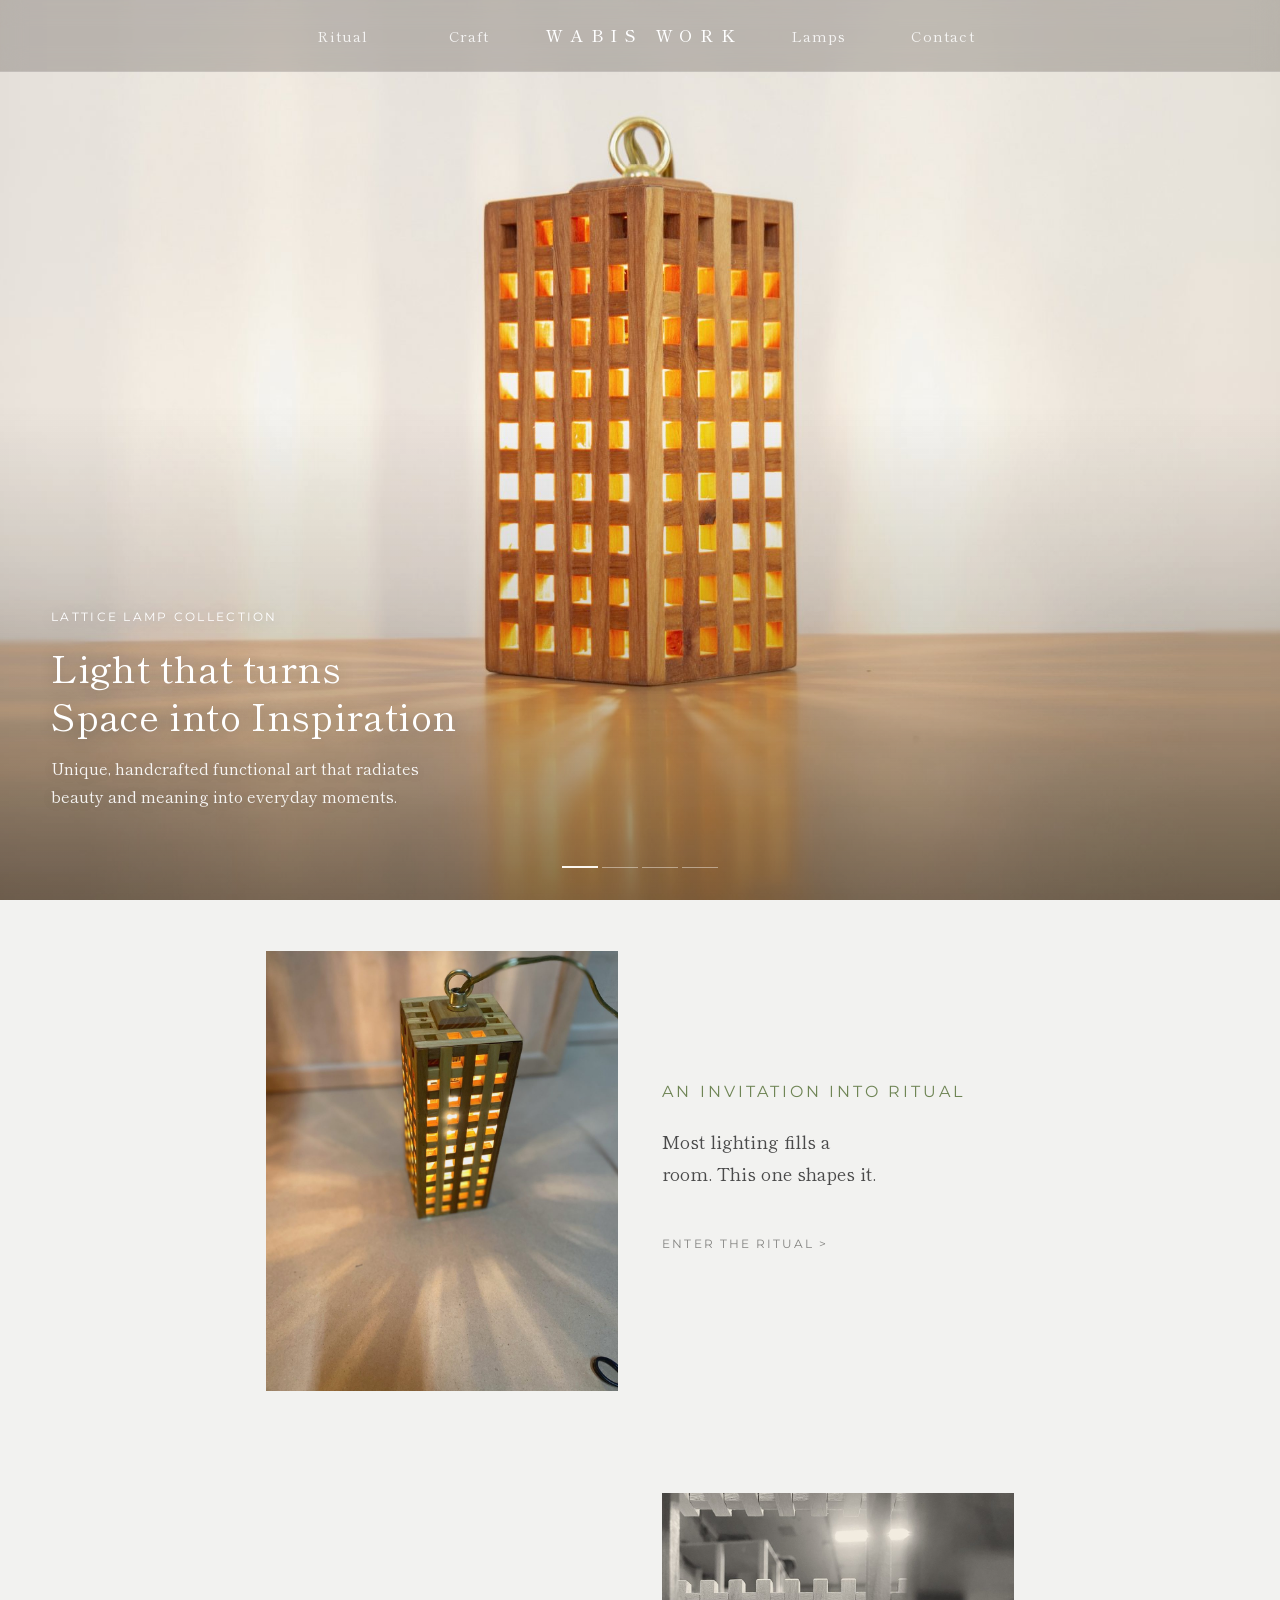
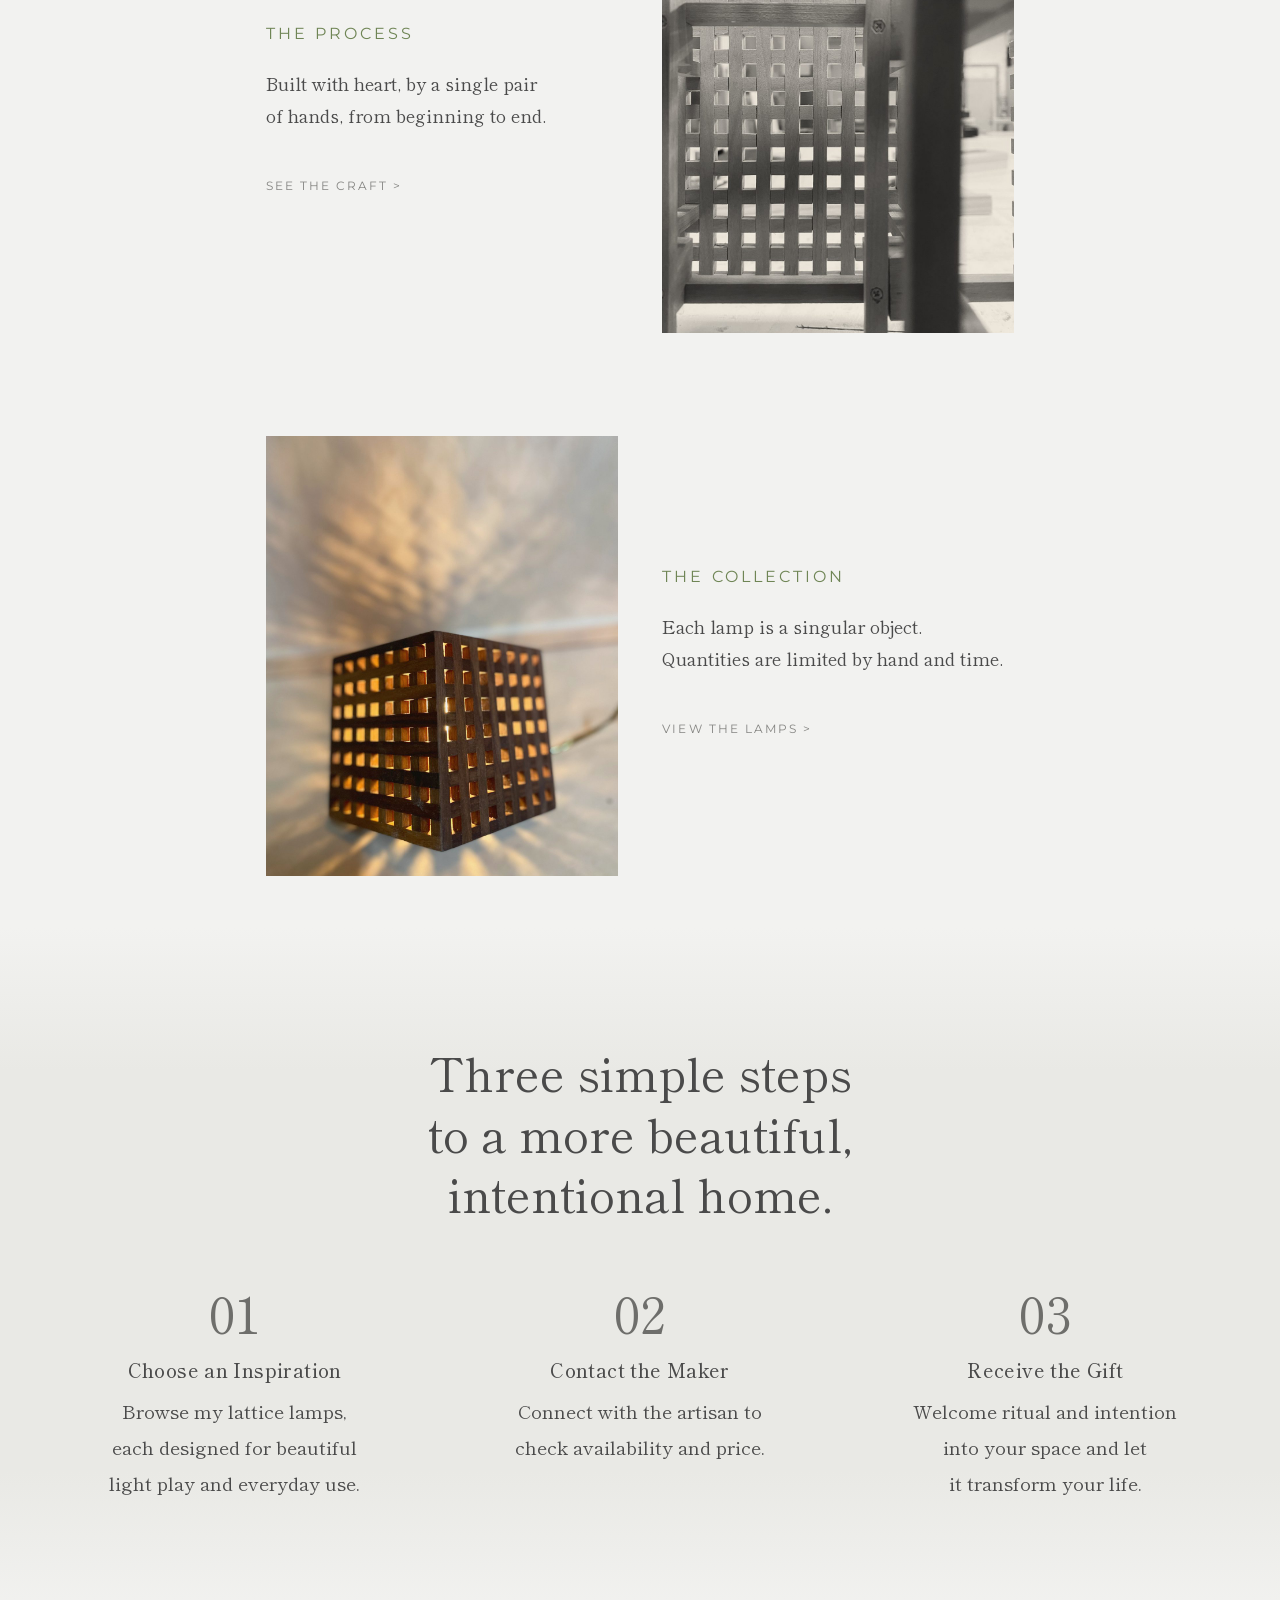
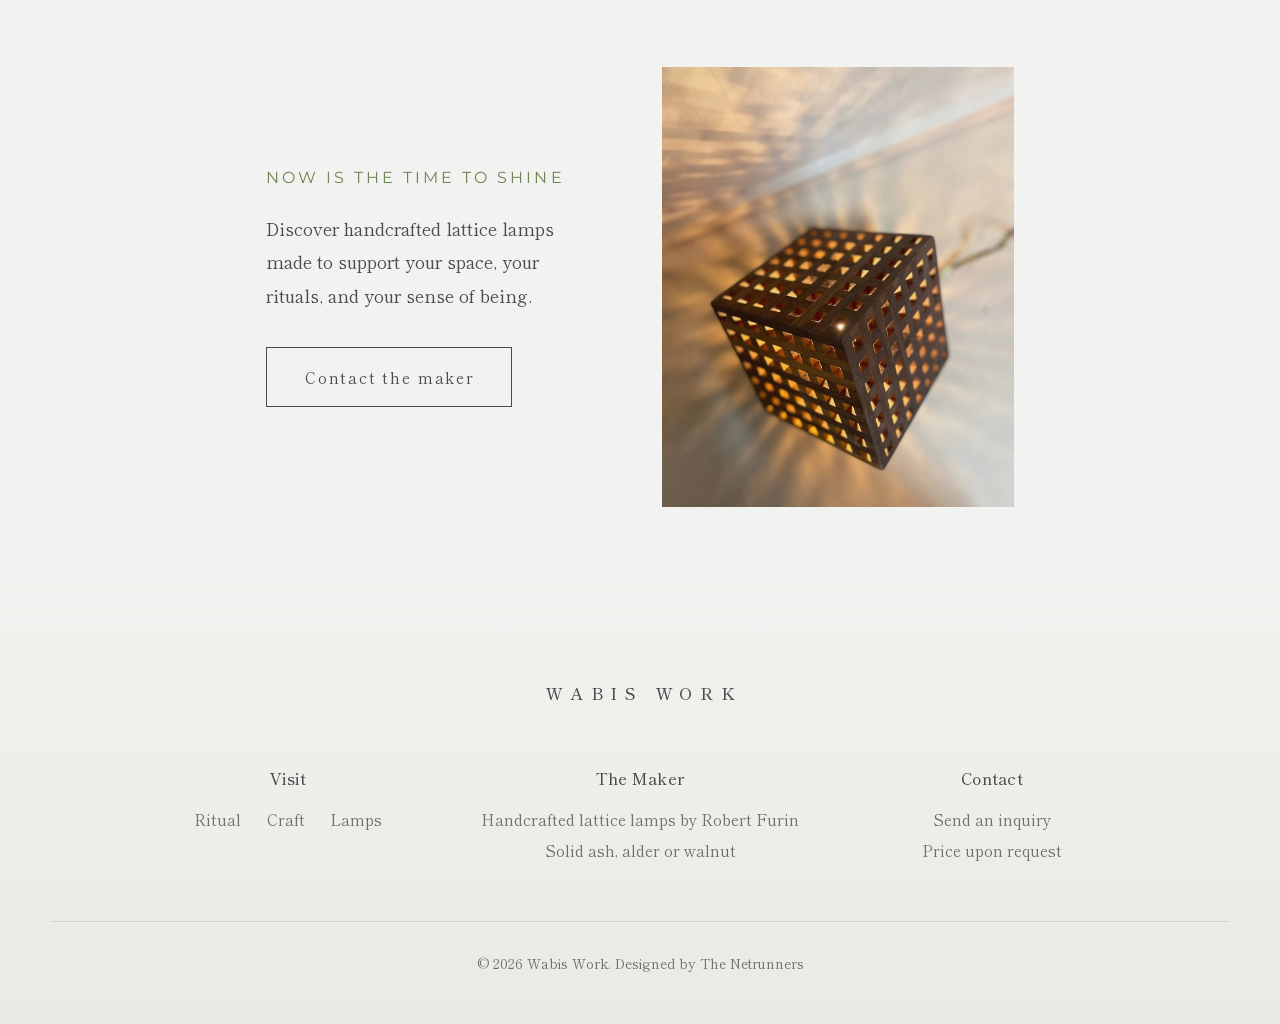
<file: index.html>
<!doctype html>
<html lang="en">
<head>
<meta charset="utf-8">
<meta name="viewport" content="width=device-width, initial-scale=1">
<title>Wabis Work | Handcrafted Lattice Lamps</title>
<meta name="description" content="Lattice lamps handcrafted by Robert Furin of Wabis Work. Functional art in solid ash, alder or walnut. Price upon request.">
<!-- DRAFT: keeps search engines away while this is a preview. Remove at launch. -->
<meta name="robots" content="noindex, nofollow">
<meta name="theme-color" content="#F2F2F0">
<meta property="og:type" content="website">
<meta property="og:title" content="Wabis Work | Handcrafted Lattice Lamps">
<meta property="og:description" content="Lattice lamps handcrafted by Robert Furin of Wabis Work. Functional art in solid ash, alder or walnut. Price upon request.">
<meta property="og:image" content="https://alexblakepires-lgtm.github.io/wabis-work/images/og.jpg">
<meta name="twitter:card" content="summary_large_image">
<link rel="icon" href="data:,">
<link rel="preload" href="fonts/shippori-mincho-latin-400-normal.woff2" as="font" type="font/woff2" crossorigin>
<link rel="stylesheet" href="styles.css">
<script>document.documentElement.className = 'js';</script>
</head>
<body class="home">
<a class="skip" href="#main">Skip to content</a>
<header class="site-head">
  <div class="head-row">
    <nav class="head-nav head-nav--left" aria-label="Story">
      <a href="ritual.html">Ritual</a>
      <a href="craft.html">Craft</a>
    </nav>
    <a class="wordmark" href="index.html" aria-current="page">Wabis Work</a>
    <nav class="head-nav head-nav--right" aria-label="Lamps and contact">
      <a href="lamps.html">Lamps</a>
      <a href="contact.html">Contact</a>
    </nav>
  </div>
</header>
<main id="main">
  <section class="hero" tabindex="0" aria-roledescription="carousel" aria-label="Lattice lamps in light. Click, swipe or use the arrow keys to change the photo.">
    <img class="slide is-on" src="images/hero-1.jpg" width="2400" height="1350" style="object-position: 50% 50%" alt="A small lattice tower glowing on a wooden table against a pale wall." draggable="false" fetchpriority="high">
    <img class="slide" src="images/hero-2.jpg" width="2400" height="1350" style="object-position: 50% 50%" alt="A dark lattice cube tilted onto one edge, glowing on a wooden table." draggable="false" loading="lazy" decoding="async">
    <img class="slide" src="images/hero-3.jpg" width="2400" height="1350" style="object-position: 50% 50%" alt="A tall lattice tower of mixed woods glowing on a wooden table." draggable="false" loading="lazy" decoding="async">
    <img class="slide" src="images/hero-4.jpg" width="2400" height="1350" style="object-position: 50% 50%" alt="A lattice cube balanced on its corner, light spilling across the table." draggable="false" loading="lazy" decoding="async">
    <div class="hero-words" data-reveal>
      <p class="hero-kicker">Lattice Lamp Collection</p>
      <h1>Light that turns Space into Inspiration</h1>
      <p class="hero-lead">Unique, handcrafted functional art that radiates beauty and meaning into everyday moments.</p>
    </div>
    <div class="dots" role="group" aria-label="Choose a photo">
      <button type="button" aria-current="true"><span class="vh">Photo 1</span></button>
      <button type="button" aria-current="false"><span class="vh">Photo 2</span></button>
      <button type="button" aria-current="false"><span class="vh">Photo 3</span></button>
      <button type="button" aria-current="false"><span class="vh">Photo 4</span></button>
    </div>
  </section>


  <section class="split">
    <a class="split-media" href="ritual.html" data-live tabindex="-1" aria-hidden="true"><img src="images/ritual.jpg" width="1120" height="1400" alt="" loading="lazy" decoding="async" onerror="this.remove()"></a>
    <div class="split-words"><div class="inner stack" data-reveal>
      <h2>An Invitation into Ritual</h2>
      <p class="lead">Most lighting fills a room. This one shapes it.</p>
      <p class="gap-m"><a class="more" href="ritual.html">Enter the ritual</a></p>
    </div></div>
  </section>
  <section class="split split--flip">
    <a class="split-media" href="craft.html" data-live tabindex="-1" aria-hidden="true"><img src="images/craft-tall.jpg" width="1120" height="1400" alt="" loading="lazy" decoding="async" onerror="this.remove()"></a>
    <div class="split-words"><div class="inner stack" data-reveal>
      <h2>The Process</h2>
      <p class="lead">Built with heart, by a single pair of hands, from beginning to end.</p>
      <p class="gap-m"><a class="more" href="craft.html">See the craft</a></p>
    </div></div>
  </section>
  <section class="split">
    <a class="split-media" href="lamps.html" data-live tabindex="-1" aria-hidden="true"><img src="images/hero.jpg" width="1280" height="1600" alt="" loading="lazy" decoding="async" onerror="this.remove()"></a>
    <div class="split-words"><div class="inner stack" data-reveal>
      <h2>The Collection</h2>
      <p class="lead">Each lamp is a singular object. Quantities are limited by hand and time.</p>
      <p class="gap-m"><a class="more" href="lamps.html">View the lamps</a></p>
    </div></div>
  </section>
  <section class="band band--soft">
    <div class="wrap stack" data-reveal>
      <h2 class="narrow">Three simple steps to a more beautiful, intentional home.</h2>
      <ol class="steps-list gap-l">
        <li><span class="num" aria-hidden="true">01</span><h3>Choose an Inspiration</h3><p>Browse my lattice lamps, each designed for beautiful light play and everyday use.</p></li>
        <li><span class="num" aria-hidden="true">02</span><h3>Contact the Maker</h3><p>Connect with the artisan to check availability and price.</p></li>
        <li><span class="num" aria-hidden="true">03</span><h3>Receive the Gift</h3><p>Welcome ritual and intention into your space and let it transform your life.</p></li>
      </ol>
    </div>
  </section>
  <section class="split split--flip">
    <a class="split-media" href="contact.html" data-live tabindex="-1" aria-hidden="true"><img src="images/contact.jpg" width="1120" height="1400" alt="" loading="lazy" decoding="async" onerror="this.remove()"></a>
    <div class="split-words"><div class="inner stack" data-reveal>
      <h2>Now is the Time to Shine</h2>
      <p>Discover handcrafted lattice lamps made to support your space, your rituals, and your sense of being.</p>
      <p class="gap-m"><a class="btn" href="contact.html">Contact the maker</a></p>
    </div></div>
  </section>
</main>
<footer class="site-foot">
  <div class="wrap">
    <p class="wordmark">Wabis Work</p>
    <div class="foot-cols">
      <div>
        <h3>Visit</h3>
        <ul>
          <li><a href="ritual.html">Ritual</a></li>
          <li><a href="craft.html">Craft</a></li>
          <li><a href="lamps.html">Lamps</a></li>
        </ul>
      </div>
      <div>
        <h3>The Maker</h3>
        <p>Handcrafted lattice lamps by Robert Furin</p>
        <p>Solid ash, alder or walnut</p>
      </div>
      <div>
        <h3>Contact</h3>
        <p><a href="contact.html">Send an inquiry</a></p>
        <p>Price upon request</p>
      </div>
    </div>
    <p class="foot-base">© 2026 Wabis Work. Designed by The Netrunners</p>
  </div>
</footer>
<script src="site.js" defer></script>
</body>
</html>
</file>
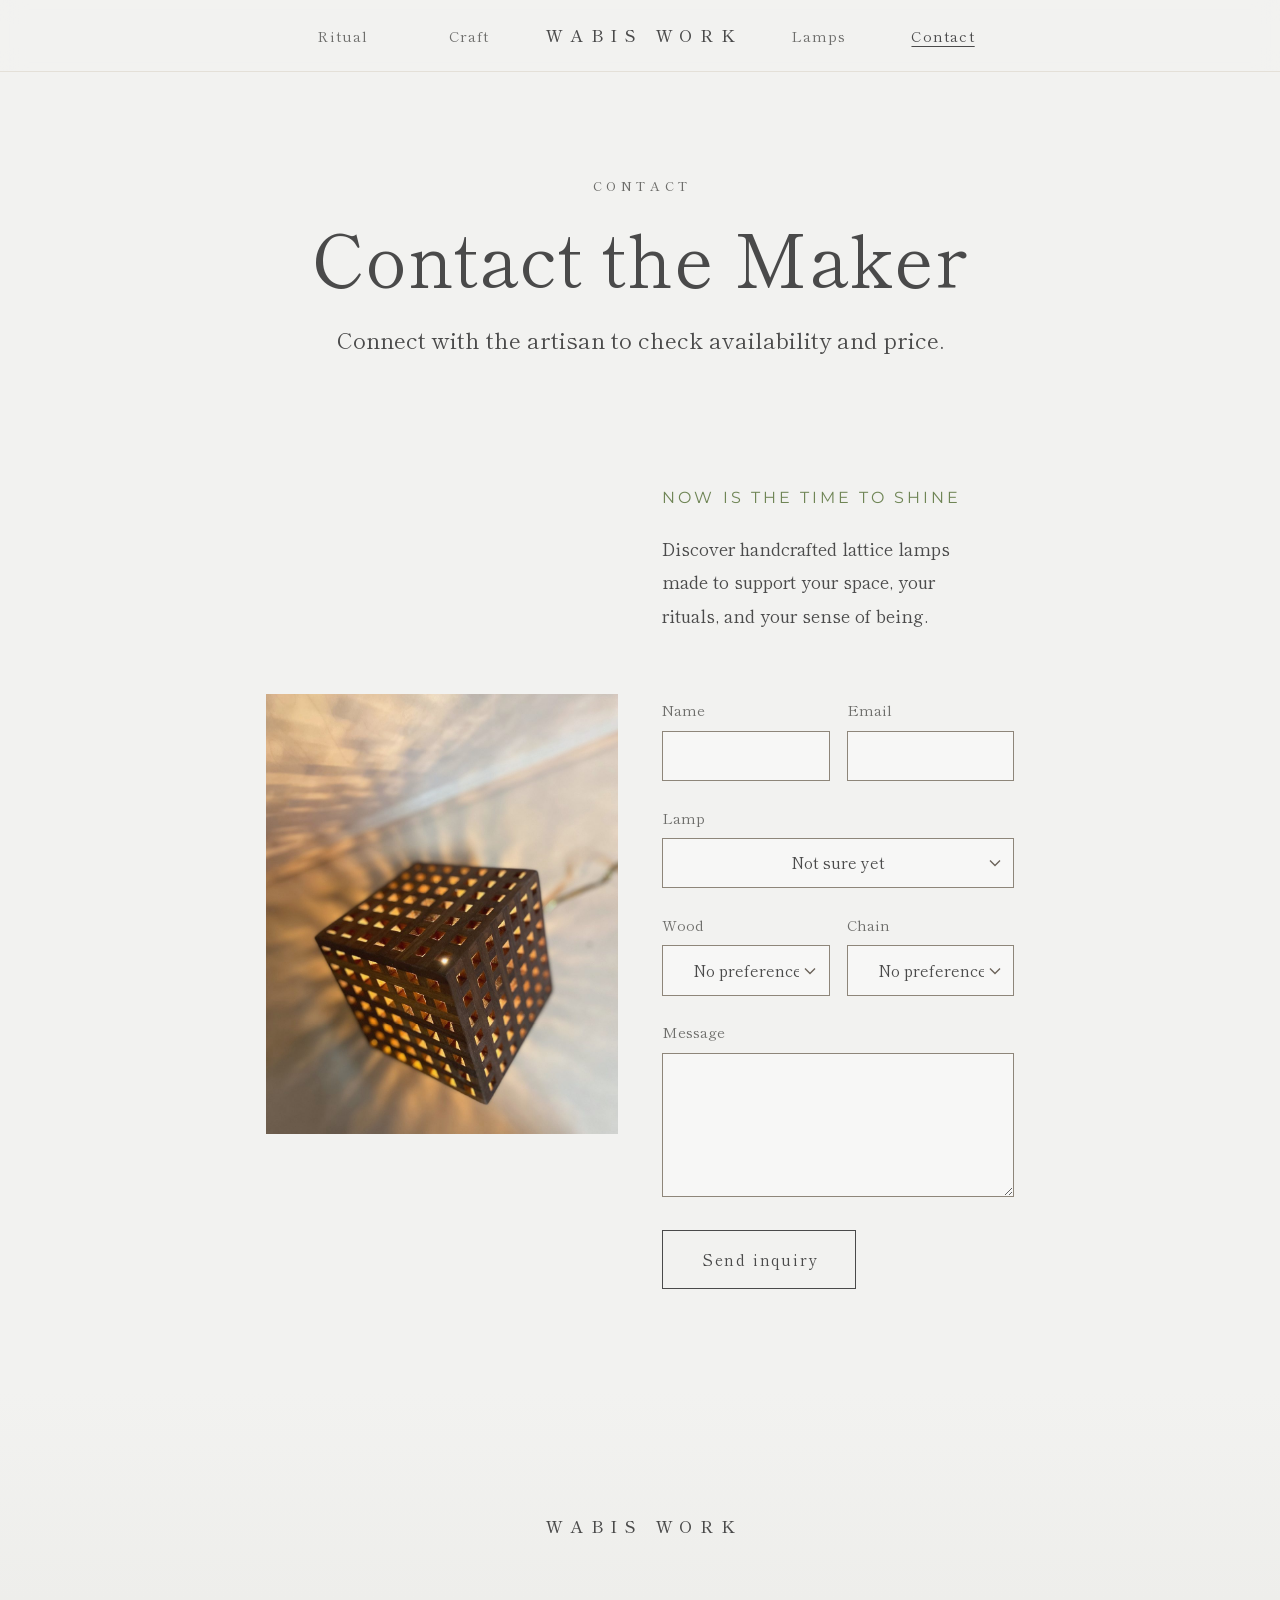
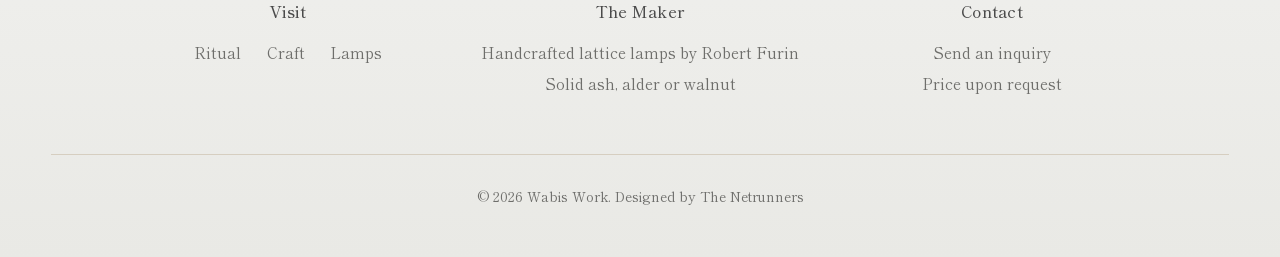
<file: contact.html>
<!doctype html>
<html lang="en">
<head>
<meta charset="utf-8">
<meta name="viewport" content="width=device-width, initial-scale=1">
<title>Contact | Wabis Work</title>
<meta name="description" content="Contact Robert Furin of Wabis Work to check availability and price.">
<!-- DRAFT: keeps search engines away while this is a preview. Remove at launch. -->
<meta name="robots" content="noindex, nofollow">
<meta name="theme-color" content="#F2F2F0">
<meta property="og:type" content="website">
<meta property="og:title" content="Contact | Wabis Work">
<meta property="og:description" content="Contact Robert Furin of Wabis Work to check availability and price.">
<meta property="og:image" content="https://alexblakepires-lgtm.github.io/wabis-work/images/og.jpg">
<meta name="twitter:card" content="summary_large_image">
<link rel="icon" href="data:,">
<link rel="preload" href="fonts/shippori-mincho-latin-400-normal.woff2" as="font" type="font/woff2" crossorigin>
<link rel="stylesheet" href="styles.css">
<script>document.documentElement.className = 'js';</script>
</head>
<body>
<a class="skip" href="#main">Skip to content</a>
<header class="site-head">
  <div class="head-row">
    <nav class="head-nav head-nav--left" aria-label="Story">
      <a href="ritual.html">Ritual</a>
      <a href="craft.html">Craft</a>
    </nav>
    <a class="wordmark" href="index.html">Wabis Work</a>
    <nav class="head-nav head-nav--right" aria-label="Lamps and contact">
      <a href="lamps.html">Lamps</a>
      <a href="contact.html" aria-current="page">Contact</a>
    </nav>
  </div>
</header>
<main id="main">
  <section class="page-title">
    <div class="wrap stack" data-reveal>
      <p class="spaced">Contact</p>
      <h1 class="gap-s">Contact the Maker</h1>
      <p class="lead narrow">Connect with the artisan to check availability and price.</p>
    </div>
  </section>
  <section class="split">
    <div class="split-media" data-live><img src="images/contact.jpg" width="1120" height="1400" alt="A lattice cube seen from above, its glow spreading in rays across a pale floor." loading="lazy" decoding="async" onerror="this.remove()"></div>
    <div class="split-words"><div class="inner stack" data-reveal>
      <h2>Now is the Time to Shine</h2>
      <p>Discover handcrafted lattice lamps made to support your space, your rituals, and your sense of being.</p>
      <form id="inquiry" class="form gap-l">
        <div class="half"><label for="name">Name</label><input id="name" name="name" type="text" autocomplete="name" required></div>
        <div class="half"><label for="email">Email</label><input id="email" name="email" type="email" autocomplete="email" required></div>
        <div class="full"><label for="lamp">Lamp</label><select id="lamp" name="lamp"><option>Not sure yet</option><option>Made to order: Cube</option><option>Made to order: Tower</option><option>Small Cube, dark wood</option><option>Small Tower, light wood</option><option>Small Cube, mid-dark wood</option><option>Small Tower, dark wood</option><option>Small Tower, mixed wood</option><option>Small Tower, mid-dark wood</option></select></div>
        <div class="half"><label for="wood">Wood</label><select id="wood" name="wood"><option>No preference</option><option>Ash</option><option>Alder</option><option>Walnut</option></select></div>
        <div class="half"><label for="chain">Chain</label><select id="chain" name="chain"><option>No preference</option><option>Black</option><option>Antique brass</option><option>Polished brass</option></select></div>
        <div class="full"><label for="message">Message</label><textarea id="message" name="message" rows="5"></textarea></div>
        <div class="full"><button class="btn" type="submit">Send inquiry</button></div>
        <p id="form-note" class="form-note full" role="status" aria-live="polite"></p>
      </form>
    </div></div>
  </section>
</main>
<footer class="site-foot">
  <div class="wrap">
    <p class="wordmark">Wabis Work</p>
    <div class="foot-cols">
      <div>
        <h3>Visit</h3>
        <ul>
          <li><a href="ritual.html">Ritual</a></li>
          <li><a href="craft.html">Craft</a></li>
          <li><a href="lamps.html">Lamps</a></li>
        </ul>
      </div>
      <div>
        <h3>The Maker</h3>
        <p>Handcrafted lattice lamps by Robert Furin</p>
        <p>Solid ash, alder or walnut</p>
      </div>
      <div>
        <h3>Contact</h3>
        <p><a href="contact.html">Send an inquiry</a></p>
        <p>Price upon request</p>
      </div>
    </div>
    <p class="foot-base">© 2026 Wabis Work. Designed by The Netrunners</p>
  </div>
</footer>
<script src="site.js" defer></script>
</body>
</html>
</file>
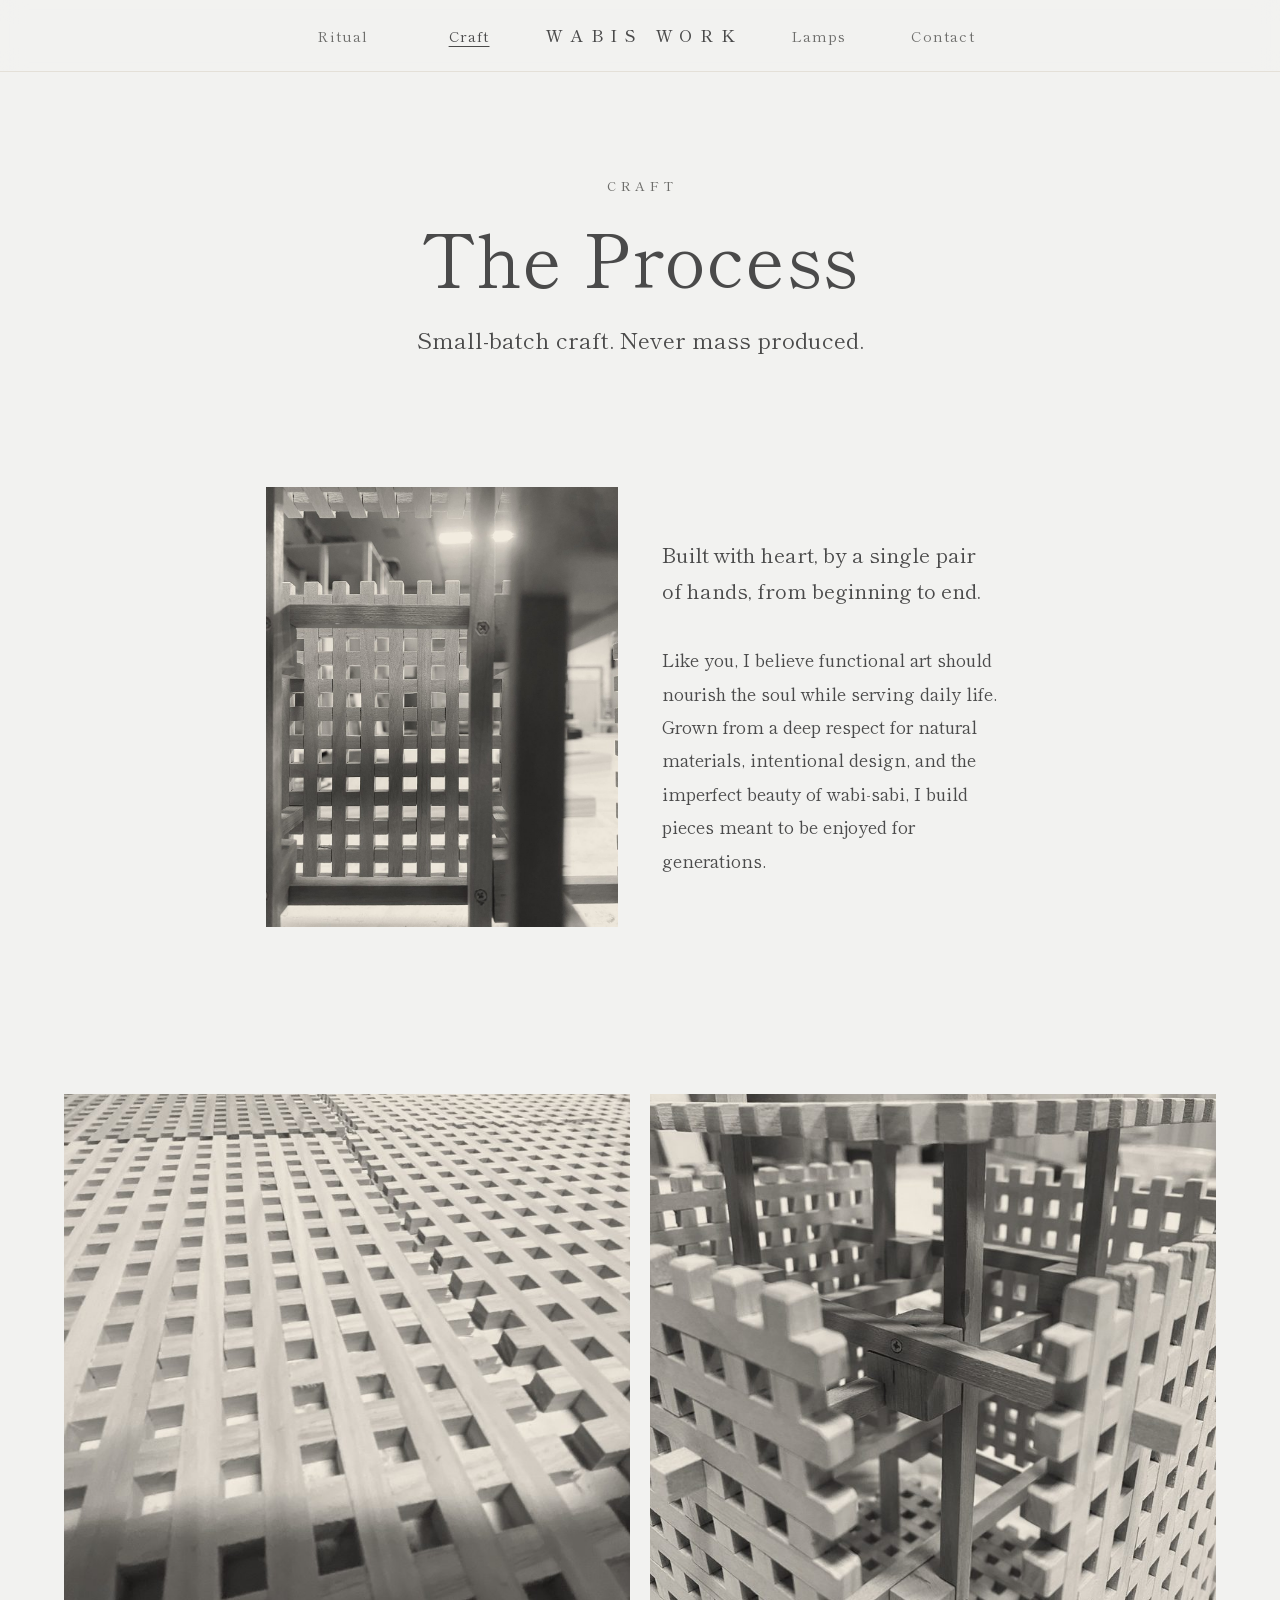
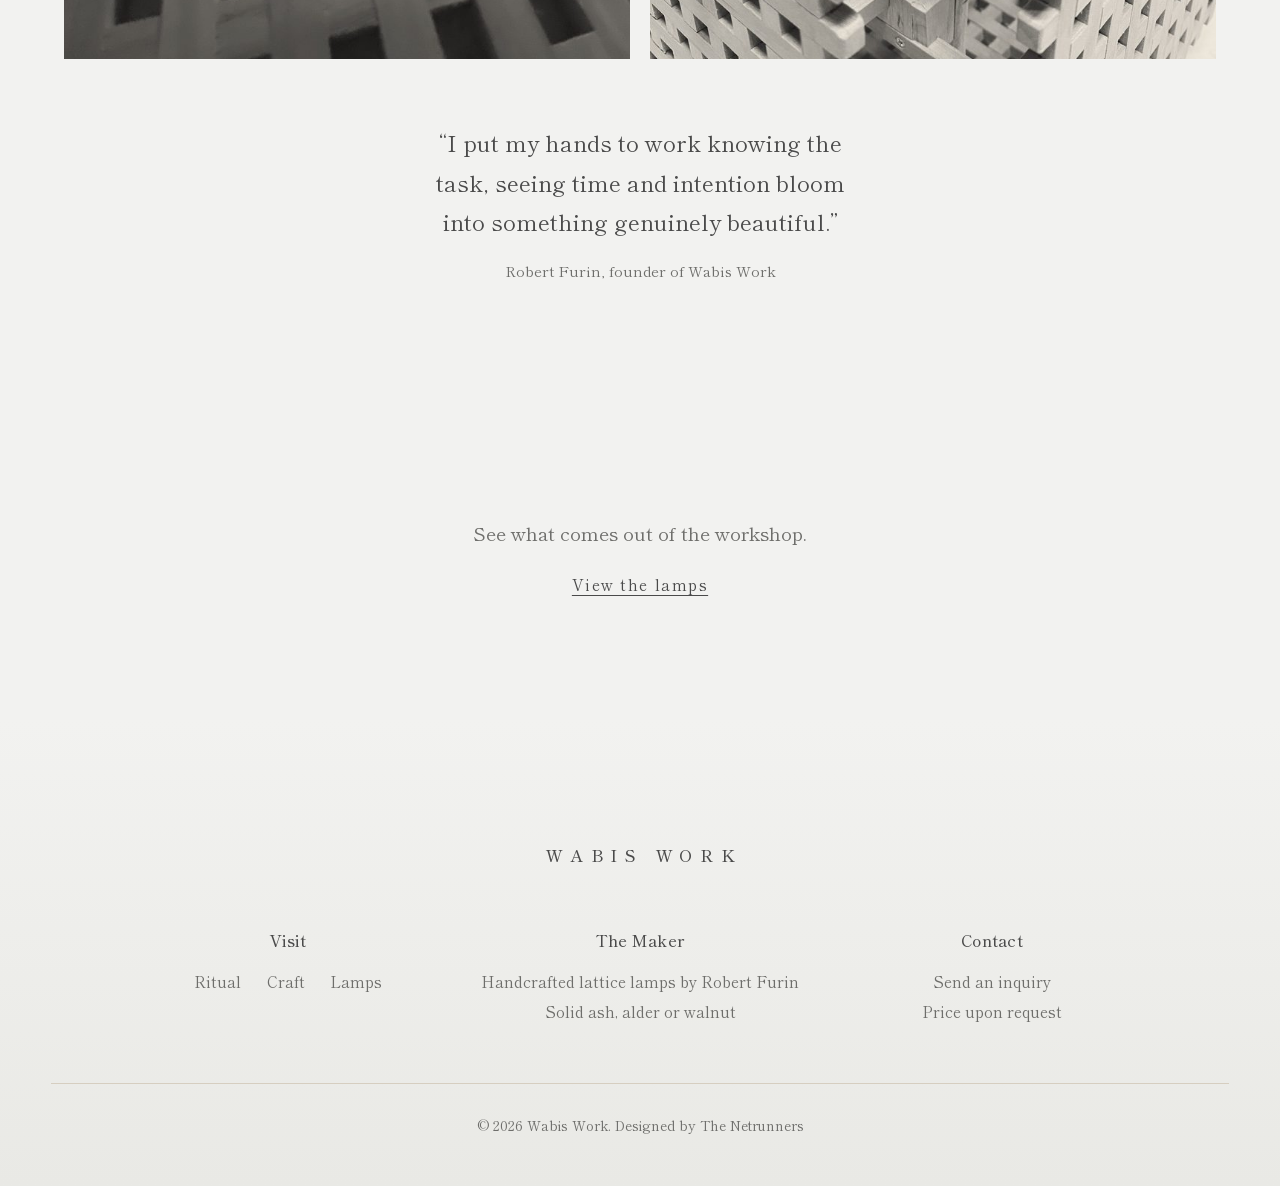
<file: craft.html>
<!doctype html>
<html lang="en">
<head>
<meta charset="utf-8">
<meta name="viewport" content="width=device-width, initial-scale=1">
<title>Craft | Wabis Work</title>
<meta name="description" content="Small-batch craft, never mass produced. Built by a single pair of hands, from beginning to end.">
<!-- DRAFT: keeps search engines away while this is a preview. Remove at launch. -->
<meta name="robots" content="noindex, nofollow">
<meta name="theme-color" content="#F2F2F0">
<meta property="og:type" content="website">
<meta property="og:title" content="Craft | Wabis Work">
<meta property="og:description" content="Small-batch craft, never mass produced. Built by a single pair of hands, from beginning to end.">
<meta property="og:image" content="https://alexblakepires-lgtm.github.io/wabis-work/images/og.jpg">
<meta name="twitter:card" content="summary_large_image">
<link rel="icon" href="data:,">
<link rel="preload" href="fonts/shippori-mincho-latin-400-normal.woff2" as="font" type="font/woff2" crossorigin>
<link rel="stylesheet" href="styles.css">
<script>document.documentElement.className = 'js';</script>
</head>
<body>
<a class="skip" href="#main">Skip to content</a>
<header class="site-head">
  <div class="head-row">
    <nav class="head-nav head-nav--left" aria-label="Story">
      <a href="ritual.html">Ritual</a>
      <a href="craft.html" aria-current="page">Craft</a>
    </nav>
    <a class="wordmark" href="index.html">Wabis Work</a>
    <nav class="head-nav head-nav--right" aria-label="Lamps and contact">
      <a href="lamps.html">Lamps</a>
      <a href="contact.html">Contact</a>
    </nav>
  </div>
</header>
<main id="main">
  <section class="page-title">
    <div class="wrap stack" data-reveal>
      <p class="spaced">Craft</p>
      <h1 class="gap-s">The Process</h1>
      <p class="lead narrow">Small-batch craft. Never mass produced.</p>
    </div>
  </section>
  <section class="split">
    <div class="split-media" data-live><img src="images/craft-tall.jpg" width="1120" height="1400" alt="A lattice frame in the workshop, in black and white." loading="lazy" decoding="async" onerror="this.remove()"></div>
    <div class="split-words"><div class="inner stack" data-reveal>
      <p class="statement">Built with heart, by a single pair of hands, from beginning to end.</p>
      <p class="gap-m">Like you, I believe functional art should nourish the soul while serving daily life. Grown from a deep respect for natural materials, intentional design, and the imperfect beauty of wabi-sabi, I build pieces meant to be enjoyed for generations.</p>
    </div></div>
  </section>
  <section class="band">
    <div class="wrap stack">
      <div class="pair" data-reveal>
        <figure class="frame" data-live><img src="images/craft-1.jpg" width="800" height="800" alt="Lattice panels of pale wood laid out across the workbench." loading="lazy" decoding="async" onerror="this.remove()"></figure>
        <figure class="frame" data-live><img src="images/craft-3.jpg" width="800" height="800" alt="A lattice frame partway through assembly, its notched pieces slotted together." loading="lazy" decoding="async" onerror="this.remove()"></figure>
      </div>
      <blockquote class="quote narrow gap-l" data-reveal>
        <p>“I put my hands to work knowing the task, seeing time and intention bloom into something genuinely beautiful.”</p>
        <footer>Robert Furin, founder of Wabis Work</footer>
      </blockquote>
    </div>
  </section>
  <section class="band">
    <div class="wrap stack narrow" data-reveal>
      <p class="quiet">See what comes out of the workshop.</p>
      <p class="gap-s"><a class="more" href="lamps.html">View the lamps</a></p>
    </div>
  </section>
</main>
<footer class="site-foot">
  <div class="wrap">
    <p class="wordmark">Wabis Work</p>
    <div class="foot-cols">
      <div>
        <h3>Visit</h3>
        <ul>
          <li><a href="ritual.html">Ritual</a></li>
          <li><a href="craft.html">Craft</a></li>
          <li><a href="lamps.html">Lamps</a></li>
        </ul>
      </div>
      <div>
        <h3>The Maker</h3>
        <p>Handcrafted lattice lamps by Robert Furin</p>
        <p>Solid ash, alder or walnut</p>
      </div>
      <div>
        <h3>Contact</h3>
        <p><a href="contact.html">Send an inquiry</a></p>
        <p>Price upon request</p>
      </div>
    </div>
    <p class="foot-base">© 2026 Wabis Work. Designed by The Netrunners</p>
  </div>
</footer>
<script src="site.js" defer></script>
</body>
</html>
</file>
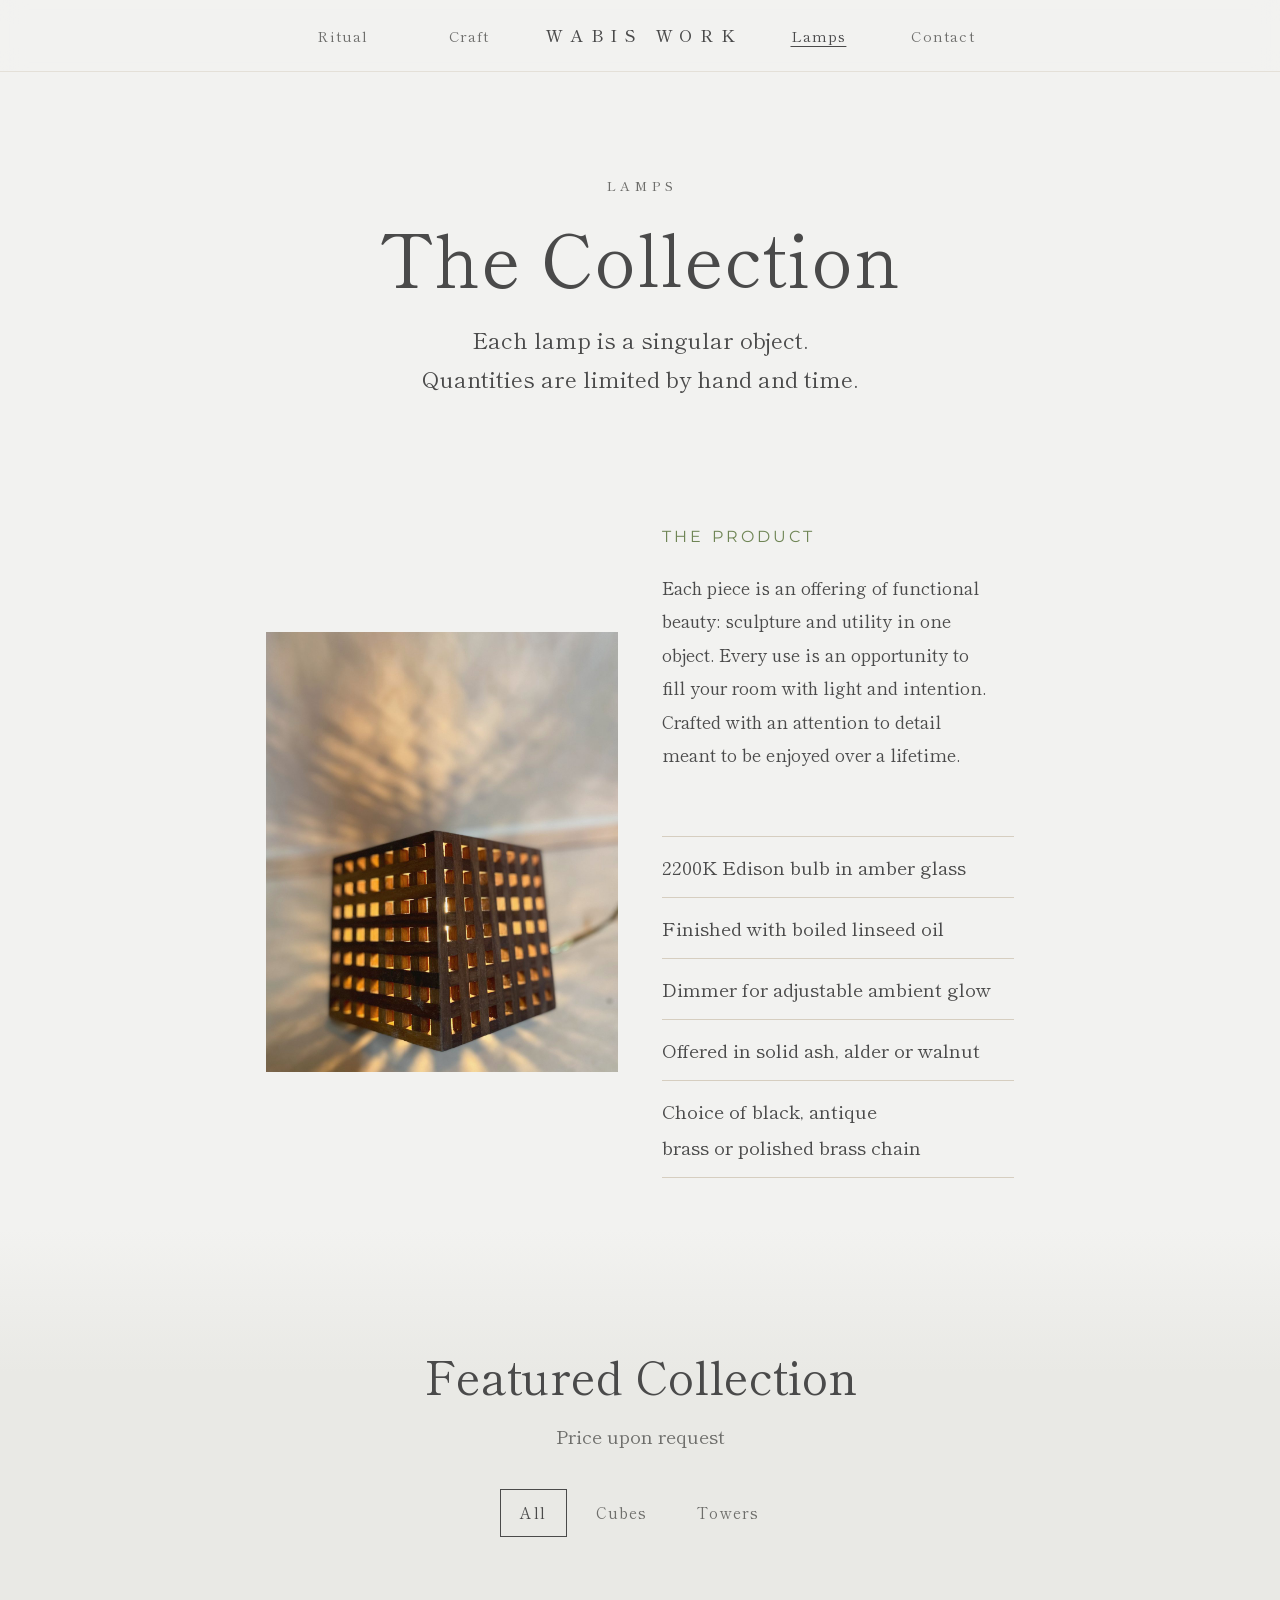
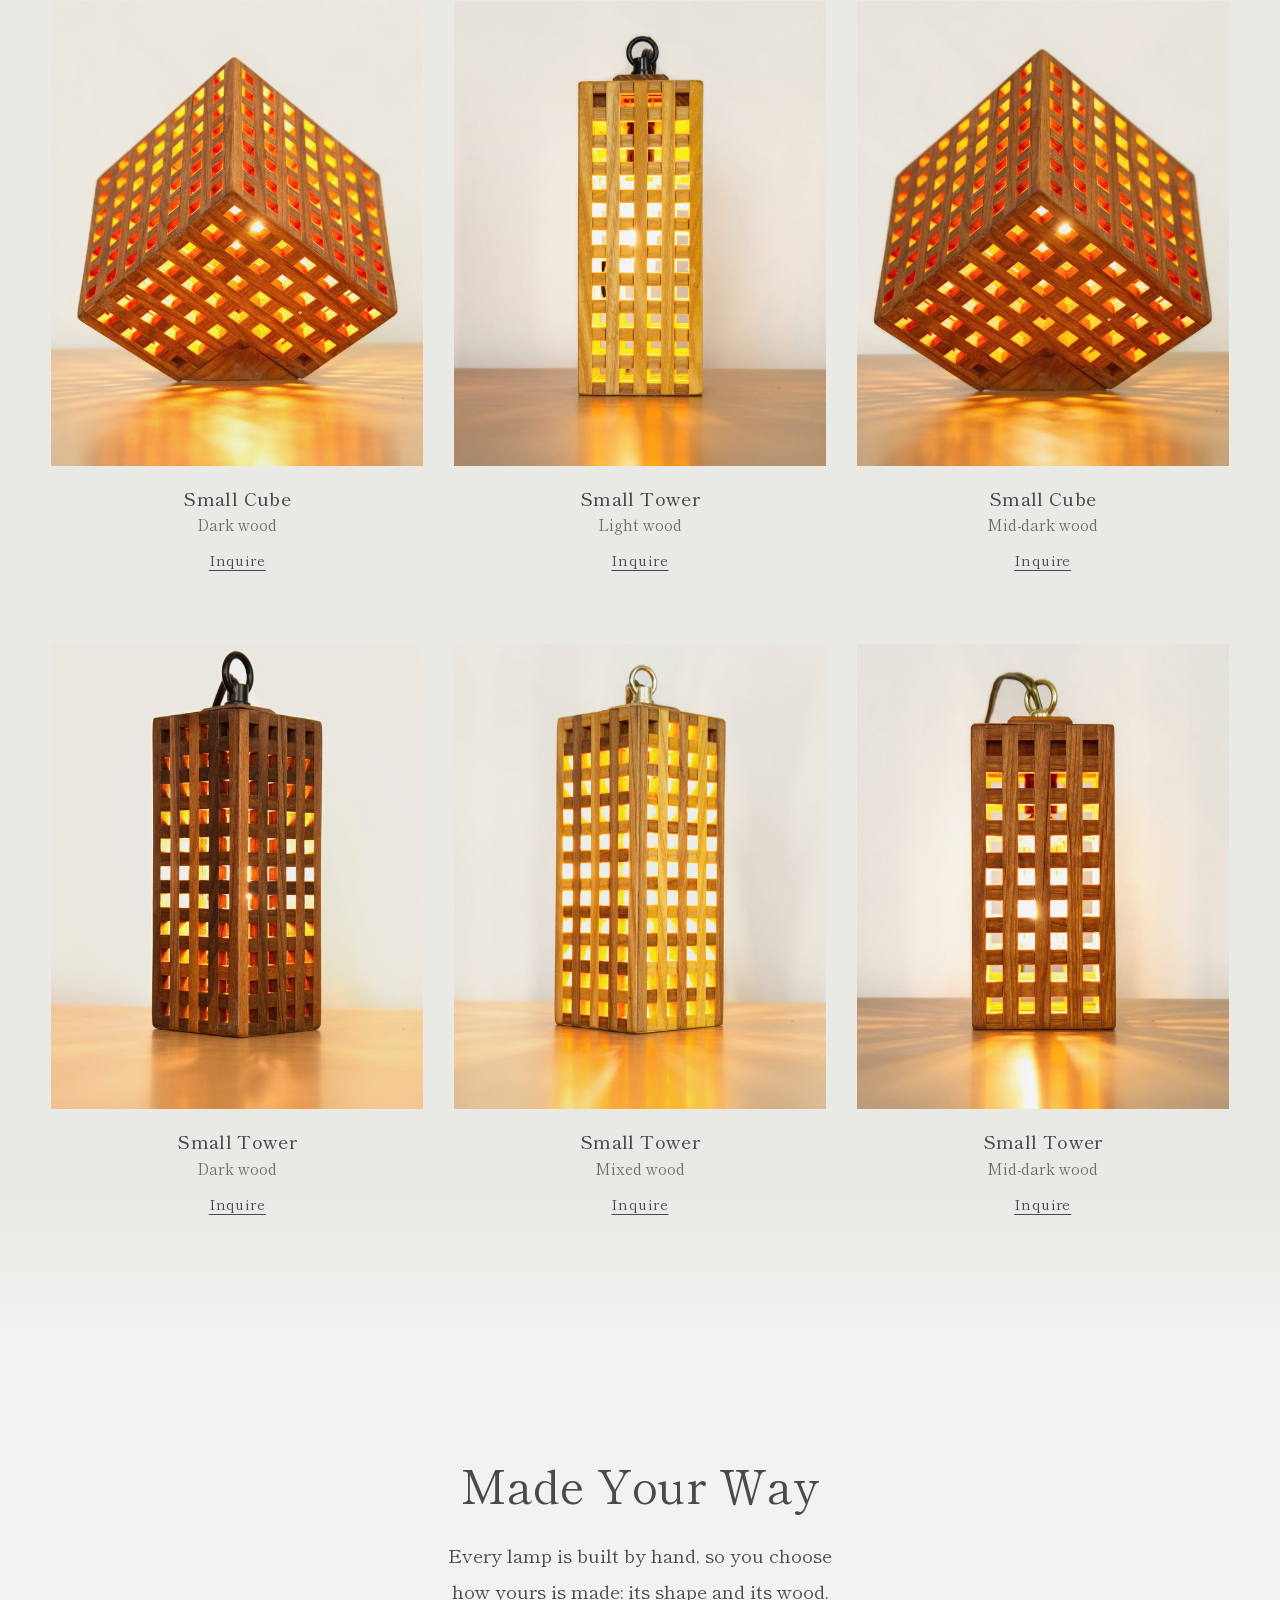
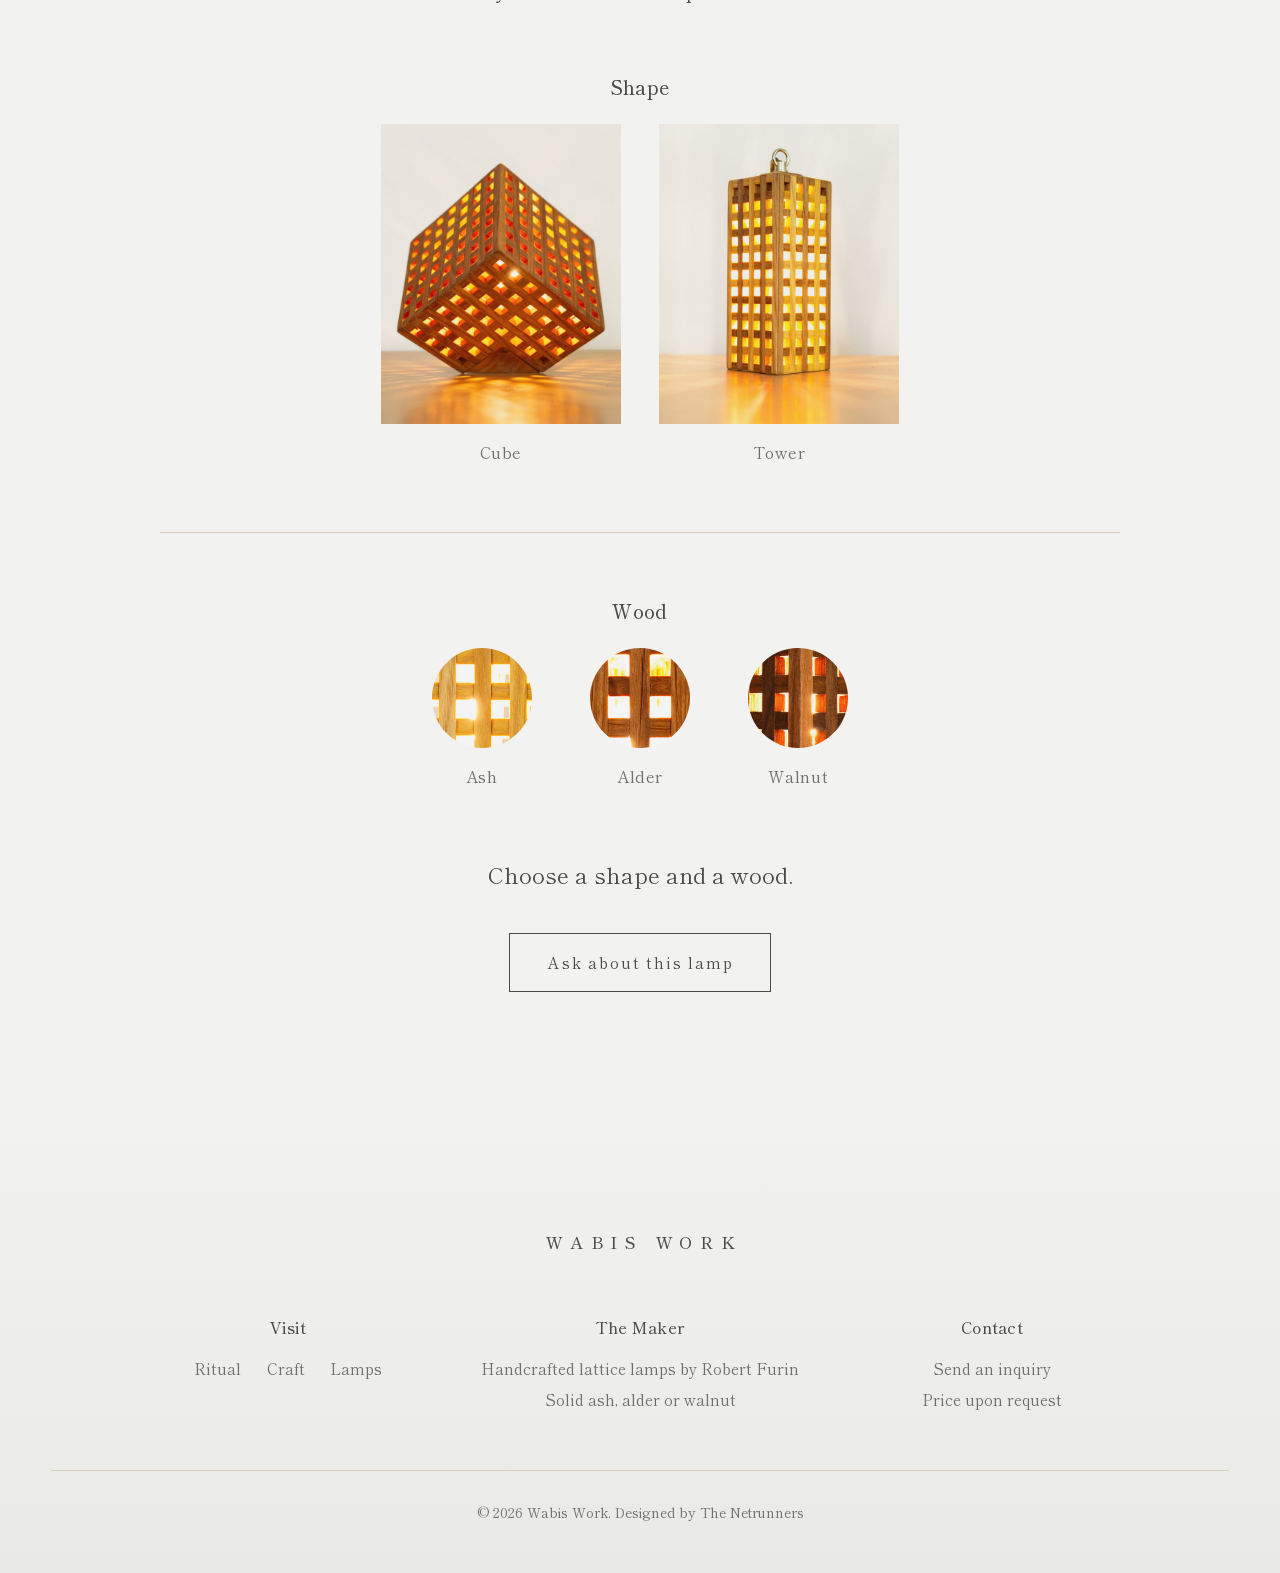
<file: lamps.html>
<!doctype html>
<html lang="en">
<head>
<meta charset="utf-8">
<meta name="viewport" content="width=device-width, initial-scale=1">
<title>Lamps | Wabis Work</title>
<meta name="description" content="The lattice lamp collection: handcrafted cubes and towers in solid ash, alder or walnut. Price upon request.">
<!-- DRAFT: keeps search engines away while this is a preview. Remove at launch. -->
<meta name="robots" content="noindex, nofollow">
<meta name="theme-color" content="#F2F2F0">
<meta property="og:type" content="website">
<meta property="og:title" content="Lamps | Wabis Work">
<meta property="og:description" content="The lattice lamp collection: handcrafted cubes and towers in solid ash, alder or walnut. Price upon request.">
<meta property="og:image" content="https://alexblakepires-lgtm.github.io/wabis-work/images/og.jpg">
<meta name="twitter:card" content="summary_large_image">
<link rel="icon" href="data:,">
<link rel="preload" href="fonts/shippori-mincho-latin-400-normal.woff2" as="font" type="font/woff2" crossorigin>
<link rel="stylesheet" href="styles.css">
<script>document.documentElement.className = 'js';</script>
</head>
<body>
<a class="skip" href="#main">Skip to content</a>
<header class="site-head">
  <div class="head-row">
    <nav class="head-nav head-nav--left" aria-label="Story">
      <a href="ritual.html">Ritual</a>
      <a href="craft.html">Craft</a>
    </nav>
    <a class="wordmark" href="index.html">Wabis Work</a>
    <nav class="head-nav head-nav--right" aria-label="Lamps and contact">
      <a href="lamps.html" aria-current="page">Lamps</a>
      <a href="contact.html">Contact</a>
    </nav>
  </div>
</header>
<main id="main">
  <section class="page-title">
    <div class="wrap stack" data-reveal>
      <p class="spaced">Lamps</p>
      <h1 class="gap-s">The Collection</h1>
      <p class="lead narrow">Each lamp is a singular object. Quantities are limited by hand and time.</p>
    </div>
  </section>
  <section class="split">
    <div class="split-media" data-live><img src="images/hero.jpg" width="1280" height="1600" alt="A dark wood lattice cube glowing on a pale surface, its light fanning out in soft rays." loading="lazy" decoding="async" onerror="this.remove()"></div>
    <div class="split-words"><div class="inner stack" data-reveal>
      <h2>The Product</h2>
      <p>Each piece is an offering of functional beauty: sculpture and utility in one object. Every use is an opportunity to fill your room with light and intention. Crafted with an attention to detail meant to be enjoyed over a lifetime.</p>
      <ul class="specs gap-l">
        <li>2200K Edison bulb in amber glass</li>
        <li>Finished with boiled linseed oil</li>
        <li>Dimmer for adjustable ambient glow</li>
        <li>Offered in solid ash, alder or walnut</li>
        <li>Choice of black, antique brass or polished brass chain</li>
      </ul>
    </div></div>
  </section>
  <section id="collection" class="band band--soft">
    <div class="wrap stack">
      <div data-reveal class="stack">
        <h2>Featured Collection</h2>
        <p class="gap-s quiet">Price upon request</p>
        <div class="filter gap-m" role="group" aria-label="Show lamps">
          <button type="button" aria-pressed="true" data-kind="all">All</button>
          <button type="button" aria-pressed="false" data-kind="cube">Cubes</button>
          <button type="button" aria-pressed="false" data-kind="tower">Towers</button>
        </div>
      </div>
      <ul class="lamps gap-l">
        <li data-kind="cube" data-reveal>
          <figure class="frame r45" data-live><img src="images/lamp-small-cube-dark.jpg" width="640" height="800" alt="Small cube lamp in dark wood, lit, balanced on one corner." loading="lazy" decoding="async" onerror="this.remove()"></figure>
          <h3>Small Cube</h3><p>Dark wood</p>
          <a href="contact.html?lamp=Small%20Cube%2C%20dark%20wood">Inquire<span class="vh"> about the Small Cube in dark wood</span></a>
        </li>
        <li data-kind="tower" data-reveal>
          <figure class="frame r45" data-live><img src="images/lamp-small-tower-light.jpg" width="640" height="800" alt="Small tower lamp in light wood, lit, standing on a wooden table." loading="lazy" decoding="async" onerror="this.remove()"></figure>
          <h3>Small Tower</h3><p>Light wood</p>
          <a href="contact.html?lamp=Small%20Tower%2C%20light%20wood">Inquire<span class="vh"> about the Small Tower in light wood</span></a>
        </li>
        <li data-kind="cube" data-reveal>
          <figure class="frame r45" data-live><img src="images/lamp-small-cube-mid-dark.jpg" width="640" height="800" alt="Small cube lamp in mid-dark wood, lit, balanced on one corner." loading="lazy" decoding="async" onerror="this.remove()"></figure>
          <h3>Small Cube</h3><p>Mid-dark wood</p>
          <a href="contact.html?lamp=Small%20Cube%2C%20mid-dark%20wood">Inquire<span class="vh"> about the Small Cube in mid-dark wood</span></a>
        </li>
        <li data-kind="tower" data-reveal>
          <figure class="frame r45" data-live><img src="images/lamp-small-tower-dark.jpg" width="640" height="800" alt="Small tower lamp in dark wood, lit, standing on a wooden table." loading="lazy" decoding="async" onerror="this.remove()"></figure>
          <h3>Small Tower</h3><p>Dark wood</p>
          <a href="contact.html?lamp=Small%20Tower%2C%20dark%20wood">Inquire<span class="vh"> about the Small Tower in dark wood</span></a>
        </li>
        <li data-kind="tower" data-reveal>
          <figure class="frame r45" data-live><img src="images/lamp-small-tower-mixed-wood.jpg" width="640" height="800" alt="Small tower lamp in mixed woods, lit, standing on a wooden table." loading="lazy" decoding="async" onerror="this.remove()"></figure>
          <h3>Small Tower</h3><p>Mixed wood</p>
          <a href="contact.html?lamp=Small%20Tower%2C%20mixed%20wood">Inquire<span class="vh"> about the Small Tower in mixed wood</span></a>
        </li>
        <li data-kind="tower" data-reveal>
          <figure class="frame r45" data-live><img src="images/lamp-small-tower-mid-dark.jpg" width="640" height="800" alt="Small tower lamp in mid-dark wood, lit, standing on a wooden table." loading="lazy" decoding="async" onerror="this.remove()"></figure>
          <h3>Small Tower</h3><p>Mid-dark wood</p>
          <a href="contact.html?lamp=Small%20Tower%2C%20mid-dark%20wood">Inquire<span class="vh"> about the Small Tower in mid-dark wood</span></a>
        </li>
      </ul>
    </div>
  </section>

  <section id="made" class="band">
    <div class="wrap stack">
      <div data-reveal class="stack">
        <h2>Made Your Way</h2>
        <p class="narrow">Every lamp is built by hand, so you choose how yours is made: its shape and its wood.</p>
      </div>
      <div class="choose gap-l" data-reveal>
        <div class="group" role="group" aria-labelledby="g-shape">
          <h3 id="g-shape">Shape</h3>
          <div class="options" data-group="shape">
            <button type="button" class="opt opt-shape" aria-pressed="false" data-value="Cube"><span class="frame r45"><img src="images/lamp-small-cube-mid-dark.jpg" width="640" height="800" alt="" loading="lazy" decoding="async" onerror="this.remove()"></span><span class="opt-name">Cube</span></button>
            <button type="button" class="opt opt-shape" aria-pressed="false" data-value="Tower"><span class="frame r45"><img src="images/lamp-small-tower-mixed-wood.jpg" width="640" height="800" alt="" loading="lazy" decoding="async" onerror="this.remove()"></span><span class="opt-name">Tower</span></button>
          </div>
        </div>
        <div class="group" role="group" aria-labelledby="g-wood">
          <h3 id="g-wood">Wood</h3>
          <div class="options" data-group="wood">
            <button type="button" class="opt opt-round" aria-pressed="false" data-value="Ash"><span class="swatch"><img src="images/wood-ash.jpg" width="360" height="360" alt="" loading="lazy" decoding="async" onerror="this.remove()"></span><span class="opt-name">Ash</span></button>
            <button type="button" class="opt opt-round" aria-pressed="false" data-value="Alder"><span class="swatch"><img src="images/wood-alder.jpg" width="360" height="360" alt="" loading="lazy" decoding="async" onerror="this.remove()"></span><span class="opt-name">Alder</span></button>
            <button type="button" class="opt opt-round" aria-pressed="false" data-value="Walnut"><span class="swatch"><img src="images/wood-walnut.jpg" width="360" height="360" alt="" loading="lazy" decoding="async" onerror="this.remove()"></span><span class="opt-name">Walnut</span></button>
          </div>
        </div>
      </div>
      <p id="choice-line" class="lead choice-line gap-l" aria-live="polite">Choose a shape and a wood.</p>
      <p class="gap-m"><a id="ask" class="btn" href="contact.html">Ask about this lamp</a></p>
    </div>
  </section>
</main>
<footer class="site-foot">
  <div class="wrap">
    <p class="wordmark">Wabis Work</p>
    <div class="foot-cols">
      <div>
        <h3>Visit</h3>
        <ul>
          <li><a href="ritual.html">Ritual</a></li>
          <li><a href="craft.html">Craft</a></li>
          <li><a href="lamps.html">Lamps</a></li>
        </ul>
      </div>
      <div>
        <h3>The Maker</h3>
        <p>Handcrafted lattice lamps by Robert Furin</p>
        <p>Solid ash, alder or walnut</p>
      </div>
      <div>
        <h3>Contact</h3>
        <p><a href="contact.html">Send an inquiry</a></p>
        <p>Price upon request</p>
      </div>
    </div>
    <p class="foot-base">© 2026 Wabis Work. Designed by The Netrunners</p>
  </div>
</footer>
<script src="site.js" defer></script>
</body>
</html>
</file>
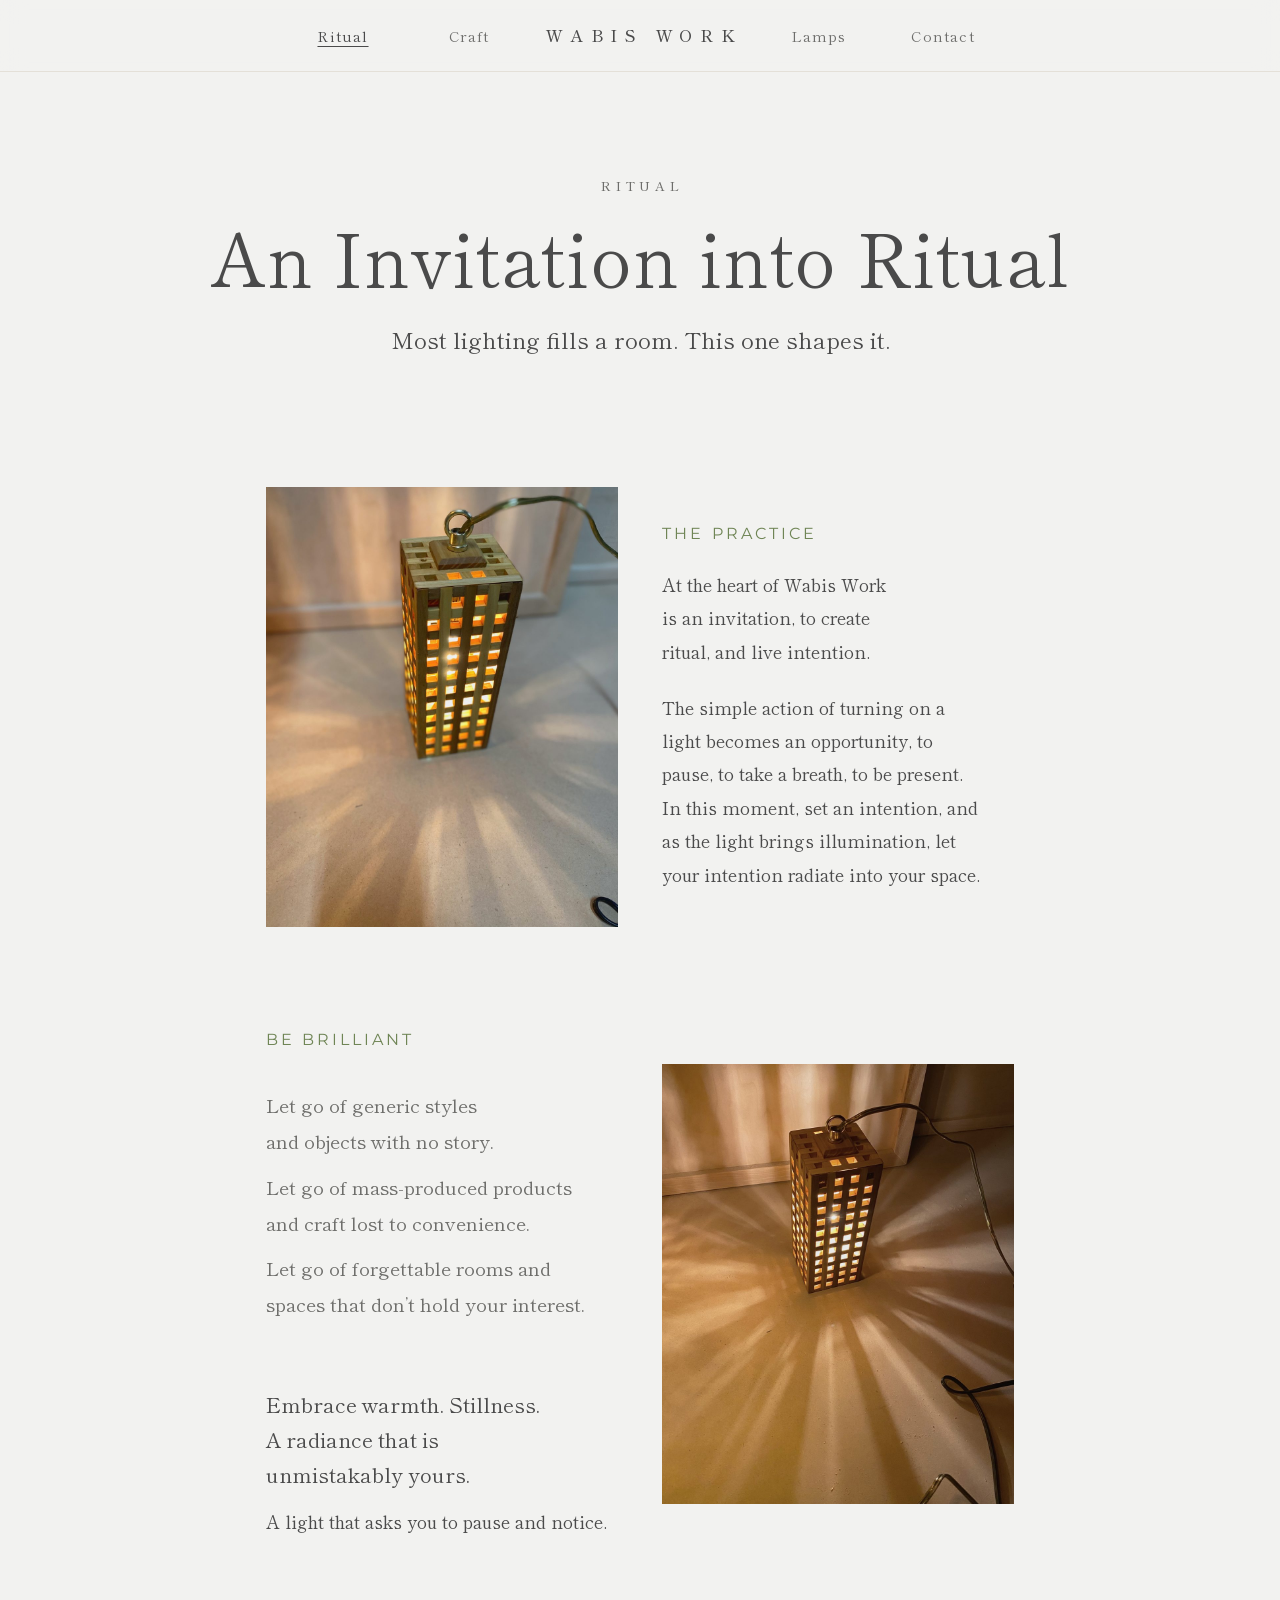
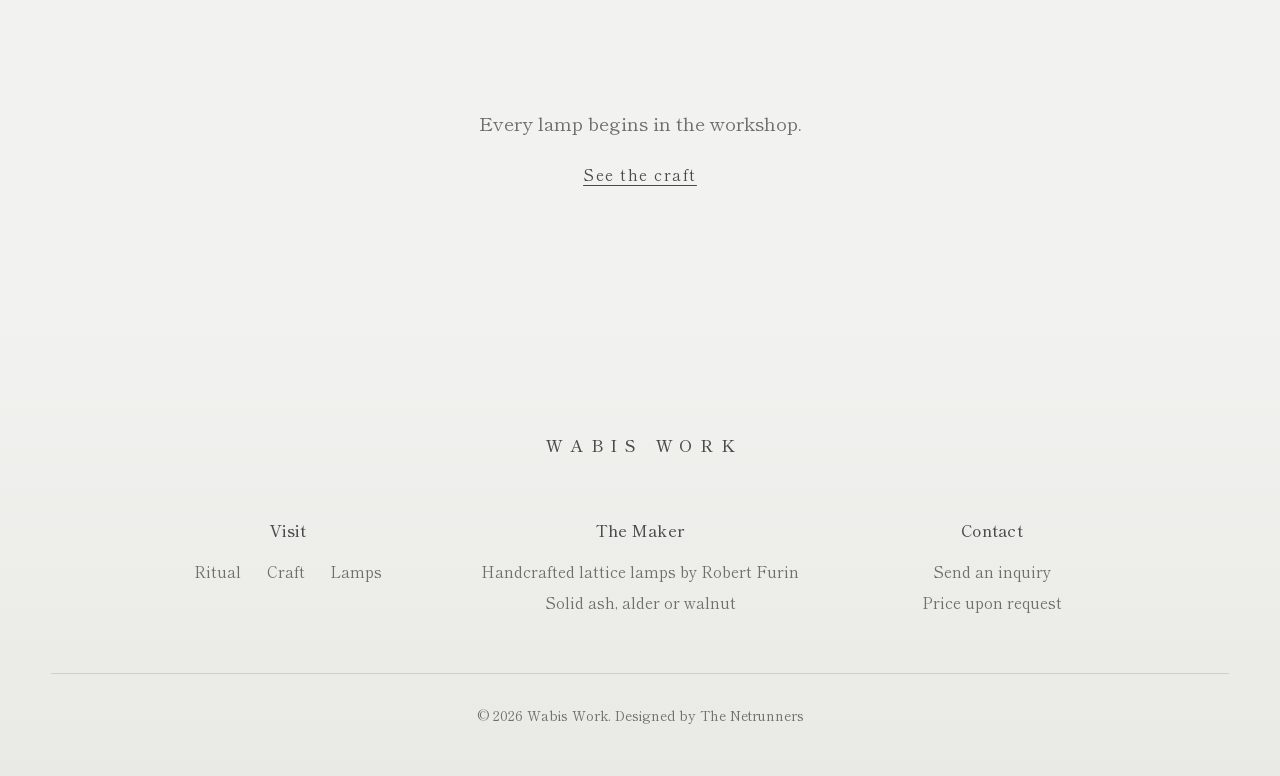
<file: ritual.html>
<!doctype html>
<html lang="en">
<head>
<meta charset="utf-8">
<meta name="viewport" content="width=device-width, initial-scale=1">
<title>Ritual | Wabis Work</title>
<meta name="description" content="An invitation into ritual: the simple act of turning on a light becomes a moment to pause.">
<!-- DRAFT: keeps search engines away while this is a preview. Remove at launch. -->
<meta name="robots" content="noindex, nofollow">
<meta name="theme-color" content="#F2F2F0">
<meta property="og:type" content="website">
<meta property="og:title" content="Ritual | Wabis Work">
<meta property="og:description" content="An invitation into ritual: the simple act of turning on a light becomes a moment to pause.">
<meta property="og:image" content="https://alexblakepires-lgtm.github.io/wabis-work/images/og.jpg">
<meta name="twitter:card" content="summary_large_image">
<link rel="icon" href="data:,">
<link rel="preload" href="fonts/shippori-mincho-latin-400-normal.woff2" as="font" type="font/woff2" crossorigin>
<link rel="stylesheet" href="styles.css">
<script>document.documentElement.className = 'js';</script>
</head>
<body>
<a class="skip" href="#main">Skip to content</a>
<header class="site-head">
  <div class="head-row">
    <nav class="head-nav head-nav--left" aria-label="Story">
      <a href="ritual.html" aria-current="page">Ritual</a>
      <a href="craft.html">Craft</a>
    </nav>
    <a class="wordmark" href="index.html">Wabis Work</a>
    <nav class="head-nav head-nav--right" aria-label="Lamps and contact">
      <a href="lamps.html">Lamps</a>
      <a href="contact.html">Contact</a>
    </nav>
  </div>
</header>
<main id="main">
  <section class="page-title">
    <div class="wrap stack" data-reveal>
      <p class="spaced">Ritual</p>
      <h1 class="gap-s">An Invitation into Ritual</h1>
      <p class="lead narrow">Most lighting fills a room. This one shapes it.</p>
    </div>
  </section>
  <section class="split">
    <div class="split-media" data-live><img src="images/ritual.jpg" width="1120" height="1400" alt="A lit tower lamp resting on a pale floor, soft rays of light spreading around it." loading="lazy" decoding="async" onerror="this.remove()"></div>
    <div class="split-words"><div class="inner stack" data-reveal>
      <h2>The Practice</h2>
      <p>At the heart of Wabis Work is an invitation, to create ritual, and live intention.</p>
      <p>The simple action of turning on a light becomes an opportunity, to pause, to take a breath, to be present. In this moment, set an intention, and as the light brings illumination, let your intention radiate into your space.</p>
    </div></div>
  </section>
  <section class="split split--flip">
    <div class="split-media" data-live><img src="images/brilliant.jpg" width="1120" height="1400" alt="A lit tower lamp on the floor on its cord, rays of light spreading across the boards." loading="lazy" decoding="async" onerror="this.remove()"></div>
    <div class="split-words"><div class="inner stack" data-reveal>
      <h2>Be Brilliant</h2>
      <ul class="letgo gap-m">
        <li>Let go of generic styles and objects with no story.</li>
        <li>Let go of mass-produced products and craft lost to convenience.</li>
        <li>Let go of forgettable rooms and spaces that don’t hold your interest.</li>
      </ul>
      <p class="statement gap-l"><span class="line">Embrace warmth. Stillness.</span> <span class="line">A radiance that is unmistakably yours.</span></p>
      <p class="gap-s">A light that asks you to pause and notice.</p>
    </div></div>
  </section>
  <section class="band">
    <div class="wrap stack narrow" data-reveal>
      <p class="quiet">Every lamp begins in the workshop.</p>
      <p class="gap-s"><a class="more" href="craft.html">See the craft</a></p>
    </div>
  </section>
</main>
<footer class="site-foot">
  <div class="wrap">
    <p class="wordmark">Wabis Work</p>
    <div class="foot-cols">
      <div>
        <h3>Visit</h3>
        <ul>
          <li><a href="ritual.html">Ritual</a></li>
          <li><a href="craft.html">Craft</a></li>
          <li><a href="lamps.html">Lamps</a></li>
        </ul>
      </div>
      <div>
        <h3>The Maker</h3>
        <p>Handcrafted lattice lamps by Robert Furin</p>
        <p>Solid ash, alder or walnut</p>
      </div>
      <div>
        <h3>Contact</h3>
        <p><a href="contact.html">Send an inquiry</a></p>
        <p>Price upon request</p>
      </div>
    </div>
    <p class="foot-base">© 2026 Wabis Work. Designed by The Netrunners</p>
  </div>
</footer>
<script src="site.js" defer></script>
</body>
</html>
</file>
<file: styles.css>
/* Wabis Work, Lattice Lamp Collection.
   Structure after nakashimawoodworkers.com: a short home page of teasers, each opening its own page.
   Full screen width, photos to the edge with the words beside them, one light page tone,
   and pages that cross-fade into each other instead of jumping. */

@font-face { font-family: "Shippori Mincho"; font-style: normal; font-weight: 400; font-display: swap; src: url("fonts/shippori-mincho-latin-400-normal.woff2") format("woff2"); }
@font-face { font-family: "Shippori Mincho"; font-style: normal; font-weight: 500; font-display: swap; src: url("fonts/shippori-mincho-latin-500-normal.woff2") format("woff2"); }
@font-face { font-family: "Montserrat"; font-style: normal; font-weight: 400; font-display: swap; src: url("fonts/montserrat-latin-400-normal.woff2") format("woff2"); }

/* Moving between pages: a slow cross-fade; the header stays still */
@view-transition { navigation: auto; }
::view-transition-old(root), ::view-transition-new(root) { animation-duration: 1.3s; animation-timing-function: cubic-bezier(0.4, 0, 0.2, 1); }
.site-head { view-transition-name: site-head; }

:root {
  --paper: #F2F2F0;
  --deep: #E9E9E5;
  --ink: #4A4A4A;
  --moss: #6F8555;
  --soft: #6E6E6B;
  --line: #D6CEC0;
  --field: #8E867A;
  --sans: "Montserrat", "Helvetica Neue", Arial, sans-serif;
  --font: "Shippori Mincho", "Hiragino Mincho ProN", "Yu Mincho", "Iowan Old Style", "Palatino Linotype", Palatino, Georgia, serif;
  --pad: clamp(1.25rem, 4vw, 4rem);
  --head: 4.5rem;
  --section: clamp(4.5rem, 9vw, 8rem);
}

*, *::before, *::after { box-sizing: border-box; }
html { -webkit-text-size-adjust: 100%; text-size-adjust: 100%; }
body { margin: 0; background: var(--paper); color: var(--ink); font-family: var(--font); font-size: clamp(1.0625rem, 0.99rem + 0.32vw, 1.1875rem); line-height: 1.9; text-align: center; -webkit-font-smoothing: antialiased; -moz-osx-font-smoothing: grayscale; text-rendering: optimizeLegibility; }
h1, h2, h3, p, figure, blockquote, ul, ol { margin: 0; }
ul, ol { padding: 0; list-style: none; }
h1, h2, h3 { font-weight: 400; }
h1, h2, h3, p, li { text-wrap: balance; }
img { display: block; max-width: 100%; }
a { color: inherit; text-decoration-thickness: 1px; text-underline-offset: 0.28em; }
button { font: inherit; color: inherit; }
:focus-visible { outline: 2px solid currentColor; outline-offset: 4px; }
::selection { background: var(--ink); color: var(--paper); }
.vh { position: absolute; width: 1px; height: 1px; overflow: hidden; clip-path: inset(50%); white-space: nowrap; }
.skip { position: absolute; left: 50%; top: 0; transform: translate(-50%, -120%); background: var(--ink); color: var(--paper); padding: 0.6em 1.4em; text-decoration: none; z-index: 30; }
.skip:focus { transform: translate(-50%, 0); }

/* Type */
h1 { font-size: clamp(2.2rem, 1.2rem + 4.2vw, 4.6rem); line-height: 1.18; letter-spacing: 0.01em; }
h2 { font-size: clamp(1.8rem, 1.15rem + 2.5vw, 2.9rem); line-height: 1.3; }
/* Titles and links beside the photos follow Nakashima: small spaced capitals, moss green title, quiet grey link */
.split-words h2 { font-family: var(--sans); font-size: clamp(0.8rem, 2cqi, 1rem); font-weight: 400; line-height: 1.4; letter-spacing: 0.19em; text-transform: uppercase; color: var(--moss); }
.split-words p { font-size: clamp(0.88rem, 2.2cqi, 1.1rem); }
.split-words .lead { font-size: clamp(0.9rem, 2.25cqi, 1.125rem); line-height: 1.75; }
.split-words .statement { font-size: clamp(1rem, 2.6cqi, 1.3rem); line-height: 1.7; }
.split-words .form-note { font-size: 0.95rem; }
.split-words .more { padding: 0.4em 0; font-family: var(--sans); font-size: clamp(0.66rem, 1.5cqi, 0.75rem); letter-spacing: 0.17em; text-transform: uppercase; text-decoration: none; color: #858582; }
.split-words .more::after { content: " >"; }
.split-words .more:hover { color: var(--ink); }
h3 { font-size: 1.2rem; font-weight: 500; line-height: 1.5; letter-spacing: 0.02em; }
.lead { font-size: clamp(1.12rem, 1rem + 0.55vw, 1.4rem); line-height: 1.75; }
.statement { font-size: clamp(1.3rem, 1.05rem + 1.1vw, 1.85rem); line-height: 1.55; }
.statement .line { display: block; text-wrap: balance; }
.spaced { font-size: 0.8rem; font-weight: 500; letter-spacing: 0.36em; padding-left: 0.36em; text-transform: uppercase; color: var(--soft); }
.quiet { color: var(--soft); }

/* Layout */
.wrap { width: 100%; max-width: 90rem; margin-inline: auto; padding-inline: var(--pad); }
.narrow { max-width: 38rem; margin-inline: auto; }
.stack > * + * { margin-top: var(--flow, 1.4rem); }
.gap-s { --flow: 0.8rem; }
.gap-m { --flow: 2.2rem; }
.gap-l { --flow: clamp(2.75rem, 5vw, 4.5rem); }
.band { padding-block: var(--section); }
.band--soft { background: linear-gradient(to bottom, var(--paper) 0, var(--deep) clamp(5rem, 12vw, 9rem), var(--deep) calc(100% - clamp(5rem, 12vw, 9rem)), var(--paper) 100%); }
.page-title { padding-block: clamp(3.5rem, 8vw, 6.5rem) clamp(3rem, 6vw, 5rem); }
.page-title h1 { max-width: 16em; margin-inline: auto; }

/* Header */
.site-head { position: sticky; top: 0; z-index: 20; height: var(--head); background: rgba(242, 242, 240, 0.8); border-bottom: 1px solid rgba(214, 206, 192, 0.5); transition: background-color 0.9s cubic-bezier(0.4, 0, 0.2, 1), border-color 0.9s cubic-bezier(0.4, 0, 0.2, 1); -webkit-backdrop-filter: blur(12px); backdrop-filter: blur(12px); }
.head-row { display: grid; grid-template-columns: 1fr auto 1fr; align-items: center; height: 100%; padding-inline: 2rem; }
.head-nav { display: flex; gap: 2.5rem; }
.head-nav--left { justify-content: flex-end; padding-right: 3rem; }
.head-nav--right { justify-content: flex-start; padding-left: 3rem; }
.head-nav a { width: 5.5em; padding: 0.6em 0; font-size: 0.92rem; letter-spacing: 0.08em; text-decoration: none; color: var(--soft); }
.head-nav--left a { text-align: right; }
.head-nav--right a { text-align: left; }
.head-nav a:hover, .head-nav a[aria-current="page"] { color: var(--ink); }
.head-nav a[aria-current="page"] { text-decoration: underline; }
.wordmark { display: inline-block; font-size: 1.05rem; font-weight: 500; letter-spacing: 0.46em; padding-left: 0.46em; text-transform: uppercase; text-decoration: none; white-space: nowrap; }

/* Buttons and the quiet "more" link */
.btn { display: inline-block; padding: 0.95em 2.4em 0.95em 2.52em; border: 1px solid currentColor; background: transparent; font-size: 0.95rem; letter-spacing: 0.12em; text-decoration: none; cursor: pointer; transition: background-color 0.25s ease, color 0.25s ease, border-color 0.25s ease; }
.btn:hover { background: var(--ink); color: var(--paper); border-color: var(--ink); }
.more { display: inline-block; padding: 0.4em 0.2em; font-size: 0.95rem; letter-spacing: 0.1em; text-decoration: underline; }
.more:hover { color: var(--soft); }

/* Hero slideshow */
/* Home: the header floats over the full-screen hero, tinted and white, then turns to the page white once the hero is passed */
.home .site-head { position: fixed; left: 0; right: 0; }
.wordmark, .head-nav a { transition: color 0.9s cubic-bezier(0.4, 0, 0.2, 1); }
.js .home .site-head:not(.is-solid) { background: rgba(28, 22, 16, 0.22); border-bottom-color: rgba(255, 255, 255, 0.14); }
.js .home .site-head:not(.is-solid) .wordmark { color: #FFFFFF; }
.js .home .site-head:not(.is-solid) .head-nav a { color: rgba(255, 255, 255, 0.86); }
.js .home .site-head:not(.is-solid) .head-nav a:hover { color: #FFFFFF; }
.hero { position: relative; height: 100vh; height: 100svh; min-height: 30rem; overflow: hidden; background: #6E5A44; cursor: grab; touch-action: pan-y; user-select: none; -webkit-user-select: none; }
.hero.is-dragging { cursor: grabbing; }
.hero:focus-visible { outline-offset: -6px; }
/* Each photo arrives a touch close and settles slowly. The settle is a transition, not an animation, so a photo leaving on a click
   never snaps back in size while it is still visible (that snap read as a bounce). */
.slide { position: absolute; inset: 0; width: 100%; height: 100%; object-fit: cover; transform: scale(1.035); will-change: translate, transform; opacity: 0; transition: opacity 3.6s cubic-bezier(0.4, 0, 0.2, 1), transform 16s cubic-bezier(0.25, 0.1, 0.25, 1); }
.slide.is-on { opacity: 1; transform: scale(1.02); }
.hero::after { content: ""; position: absolute; inset: auto 0 0 0; height: 55%; background: linear-gradient(to top, rgba(24, 18, 12, 0.5), rgba(24, 18, 12, 0.18) 45%, rgba(24, 18, 12, 0)); pointer-events: none; }
/* Words on the photo, as on Nakashima's opening image: lower left, white, quiet */
.hero-words { position: absolute; z-index: 2; left: max(var(--pad), 2rem); bottom: clamp(4.5rem, 10vh, 7rem); max-width: 32rem; text-align: left; color: #FFFFFF; pointer-events: none; text-shadow: 0 1px 16px rgba(0, 0, 0, 0.25); }
.hero-kicker { font-family: var(--sans); font-size: 0.75rem; letter-spacing: 0.19em; text-transform: uppercase; }
.hero-words h1 { margin-top: 0.9rem; font-size: clamp(1.6rem, 1.2rem + 1.4vw, 2.4rem); line-height: 1.3; letter-spacing: 0.01em; }
.hero-lead { margin-top: 0.9rem; max-width: 26rem; font-size: 1rem; line-height: 1.75; opacity: 0.92; }
.dots { position: absolute; z-index: 2; left: 50%; bottom: 1.25rem; transform: translateX(-50%); display: flex; gap: 0.25rem; }
.dots button { width: 2.25rem; height: 1.6rem; padding: 0; border: 0; background: none; cursor: pointer; }
.dots button::before { content: ""; display: block; width: 100%; height: 1px; background: rgba(251, 247, 240, 0.45); }
.dots button[aria-current="true"]::before { height: 2px; background: #FBF7F0; }
.intro { padding-top: clamp(2.5rem, 5vw, 4rem); }
.intro h1 { max-width: 18em; margin-inline: auto; }

/* Split: a photo and its words side by side, set inside the page with wide margins all round.
   Photos are modest in size so the page breathes; sides alternate down each page. */
.split { container-type: inline-size; display: grid; grid-template-columns: minmax(16rem, 22rem) minmax(16rem, 22rem); justify-content: center; align-items: center; gap: clamp(1.75rem, 3.5vw, 3rem); max-width: 68rem; margin-inline: auto; padding: clamp(2rem, 4vw, 3.5rem) var(--pad); }
.split-media { position: relative; display: block; width: 100%; max-width: 22rem; aspect-ratio: 4 / 5; justify-self: center; overflow: hidden; background: #E3DDD1; }
.split-media img { position: absolute; inset: 0; width: 100%; height: 100%; object-fit: cover; }
.split-words { display: flex; flex-direction: column; justify-content: center; text-align: left; }
.split-words > .inner { max-width: none; margin-inline: 0; }
.split--flip .split-media { order: 2; }

/* Frames in grids */
.frame { position: relative; display: block; overflow: hidden; background: linear-gradient(180deg, #E3DDD1, #D6CDBD); }
.frame img { position: absolute; inset: 0; width: 100%; height: 100%; object-fit: cover; }
.r45 { aspect-ratio: 4 / 5; }
.pair { display: grid; grid-template-columns: 1fr 1fr; gap: clamp(0.75rem, 1.6vw, 1.5rem); max-width: 72rem; margin-inline: auto; }
.pair .frame { aspect-ratio: 1 / 1; }
.quote p { font-size: clamp(1.12rem, 1rem + 0.55vw, 1.4rem); line-height: 1.75; }
.quote footer { margin-top: 1rem; font-size: 0.92rem; color: var(--soft); }
.specs { border-top: 1px solid var(--line); }
.specs li { padding: 0.75rem 0; border-bottom: 1px solid var(--line); }
.letgo { color: var(--soft); }
.letgo li + li { margin-top: 0.6rem; }

/* Three steps */
.steps-list { display: grid; grid-template-columns: repeat(3, 1fr); gap: clamp(2.25rem, 5vw, 6rem); max-width: 72rem; margin-inline: auto; }
.steps-list .num { display: block; font-size: clamp(2.2rem, 1.6rem + 2vw, 3.2rem); line-height: 1; color: var(--soft); }
.steps-list h3 { margin-top: 1.1rem; }
.steps-list p { margin-top: 0.5rem; max-width: 18em; margin-inline: auto; }

/* Made your way */
.choose { max-width: 60rem; margin-inline: auto; }
.choose .group > h3 { margin-bottom: 1.4rem; }
.choose .group + .group { margin-top: clamp(2.75rem, 5vw, 4rem); padding-top: clamp(2.75rem, 5vw, 4rem); border-top: 1px solid var(--line); }
.options { display: flex; flex-wrap: wrap; justify-content: center; gap: clamp(1rem, 3vw, 2.5rem); }
.opt { display: flex; flex-direction: column; align-items: center; gap: 0.8rem; padding: 0; border: 0; background: none; cursor: pointer; color: var(--soft); }
.opt[aria-pressed="true"] { color: var(--ink); }
.opt-shape { width: clamp(9.5rem, 22vw, 15rem); }
.opt-shape .frame { width: 100%; outline: 1px solid transparent; outline-offset: 6px; transition: outline-color 0.2s ease; }
.opt-round { width: 7.5rem; }
.swatch { display: block; width: clamp(4.5rem, 10vw, 6.25rem); aspect-ratio: 1 / 1; border-radius: 50%; overflow: hidden; outline: 1px solid transparent; outline-offset: 6px; transition: outline-color 0.2s ease; }
.swatch img { width: 100%; height: 100%; object-fit: cover; }
.opt:hover .frame, .opt:hover .swatch { outline-color: var(--field); }
.opt[aria-pressed="true"] .frame, .opt[aria-pressed="true"] .swatch { outline-color: var(--ink); }
.opt-name { font-size: 1rem; letter-spacing: 0.04em; }
.choice-line { min-height: 1.9em; }

/* Collection */
.filter { display: flex; justify-content: center; flex-wrap: wrap; gap: 0.25rem 0.5rem; }
.filter button { padding: 0.55em 1.3em; border: 1px solid transparent; background: none; cursor: pointer; font-size: 0.95rem; letter-spacing: 0.08em; color: var(--soft); }
.filter button[aria-pressed="true"] { border-color: var(--ink); color: var(--ink); }
.filter button:hover { color: var(--ink); }
.lamps { --g: clamp(1rem, 2.4vw, 2.5rem); display: flex; flex-wrap: wrap; justify-content: center; gap: clamp(2.5rem, 5vw, 4.5rem) var(--g); max-width: 84rem; margin-inline: auto; }
.lamps > li { width: calc((100% - 2 * var(--g)) / 3); }
.lamps > li[hidden] { display: none; }
.lamps .frame { width: 100%; }
.lamps h3 { margin-top: 1.2rem; font-size: 1.15rem; }
.lamps p { font-size: 0.95rem; line-height: 1.6; color: var(--soft); }
.lamps a { display: inline-block; margin-top: 0.2rem; padding: 0.45em 0.8em; font-size: 0.9rem; letter-spacing: 0.06em; }

/* Inquiry form */
.form { display: grid; grid-template-columns: repeat(6, 1fr); gap: 1.4rem 1.1rem; }
.form .half { grid-column: span 3; }
.form .full { grid-column: 1 / -1; }
.form label { display: block; margin-bottom: 0.4rem; font-size: 0.92rem; color: var(--soft); }
.form input, .form select, .form textarea { width: 100%; margin: 0; padding: 0.8em 0.9em; border: 1px solid var(--field); border-radius: 0; background: rgba(255, 255, 255, 0.35); color: var(--ink); font: inherit; font-size: 0.98rem; line-height: 1.5; text-align: center; -webkit-appearance: none; appearance: none; }
.form select { text-align-last: center; padding-inline: 1.9em; background-image: url("data:image/svg+xml,%3Csvg xmlns='http://www.w3.org/2000/svg' width='12' height='8' fill='none' stroke='%236C645A' stroke-width='1.4'%3E%3Cpath d='M1 1.5l5 5 5-5'/%3E%3C/svg%3E"); background-repeat: no-repeat; background-position: right 0.8em center; }
.form textarea { min-height: 8.5rem; text-align: left; resize: vertical; }
.form-note { min-height: 1.9em; font-size: 0.95rem; color: var(--soft); }

/* Footer */
.site-foot { padding: var(--section) 0 clamp(2rem, 4vw, 3rem); background: linear-gradient(to bottom, var(--paper), var(--deep)); }
.foot-cols { display: grid; grid-template-columns: 1fr 1fr 1fr; gap: 2rem; max-width: 64rem; margin: clamp(2.5rem, 5vw, 3.5rem) auto 0; }
.foot-cols h3 { font-size: 1rem; margin-bottom: 0.9rem; }
.foot-cols p, .foot-cols li { font-size: 0.95rem; line-height: 2; color: var(--soft); }
.foot-cols a { text-decoration: none; }
.foot-cols ul { display: flex; flex-wrap: wrap; justify-content: center; gap: 0.25rem 1.6rem; }
.foot-cols a:hover { text-decoration: underline; color: var(--ink); }
.foot-base { margin-top: clamp(2.5rem, 5vw, 3.5rem); padding-top: 1.75rem; border-top: 1px solid var(--line); font-size: 0.86rem; color: var(--soft); }

/* Tablet and phone */
@media (max-width: 44rem) {
  .split, .split--flip { grid-template-columns: 1fr; gap: 1.75rem; padding-block: clamp(2rem, 7vw, 3rem); }
  .split-media { max-width: none; aspect-ratio: auto; height: min(calc((100vw - 2 * var(--pad)) * 1.25), 85vh); height: min(calc((100vw - 2 * var(--pad)) * 1.25), 85svh); }
  .split--flip .split-media { order: 0; }
  .split-words > .inner { max-width: 34rem; }
  .split-words h2 { font-size: 1rem; }
  .split-words p { font-size: 1.05rem; }
  .split-words .lead { font-size: 1.125rem; }
  .split-words .more { font-size: 0.75rem; }
}
@media (max-width: 56rem) {
  .steps-list { grid-template-columns: 1fr; gap: 2.75rem; }
  .lamps > li { width: calc((100% - var(--g)) / 2); }
  .foot-cols { grid-template-columns: 1fr; gap: 2.25rem; }
}
@media (max-width: 52rem) {
  :root { --head: 6rem; }
  .head-row { grid-template-columns: 1fr 1fr; grid-template-rows: auto auto; align-content: center; row-gap: 0.15rem; padding-inline: 1.25rem; }
  .head-row .wordmark { grid-column: 1 / -1; grid-row: 1; justify-self: center; }
  .head-nav { gap: 1rem; }
  .head-nav--left { grid-row: 2; padding-right: 0.5rem; }
  .head-nav--right { grid-row: 2; padding-left: 0.5rem; }
  .head-nav a { width: auto; min-width: 4.4em; font-size: 0.86rem; padding: 0.45em 0; }
}
@media (max-width: 40rem) {
  .form .half { grid-column: 1 / -1; }
}
/* Alive: photos that answer the cursor and the scroll (driven by site.js), words that rise into place */
[data-live] { overflow: hidden; }
[data-live] img { will-change: translate; transform: scale(1.05); }
.js [data-reveal] { opacity: 0; transform: translateY(14px); transition: opacity 2.2s cubic-bezier(0.4, 0, 0.2, 1), transform 2.6s cubic-bezier(0.2, 0.6, 0.2, 1); }
.js [data-reveal].is-in { opacity: 1; transform: none; }

@media (prefers-reduced-motion: reduce) {
  [data-live] img, .slide { transform: none !important; translate: none !important; }
  .js [data-reveal] { opacity: 1; transform: none; transition: none; }
  ::view-transition-old(root), ::view-transition-new(root) { animation: none; }
  .slide { transition: none; }
  .btn, .opt .frame, .opt .swatch, .split-media img { transition: none; }
}

/* ?capture: a still, fully visible page for importing into design tools */
.capture [data-reveal] { opacity: 1 !important; transform: none !important; transition: none !important; }
.capture .slide, .capture [data-live] img { transition: none !important; translate: none !important; }
</file>
